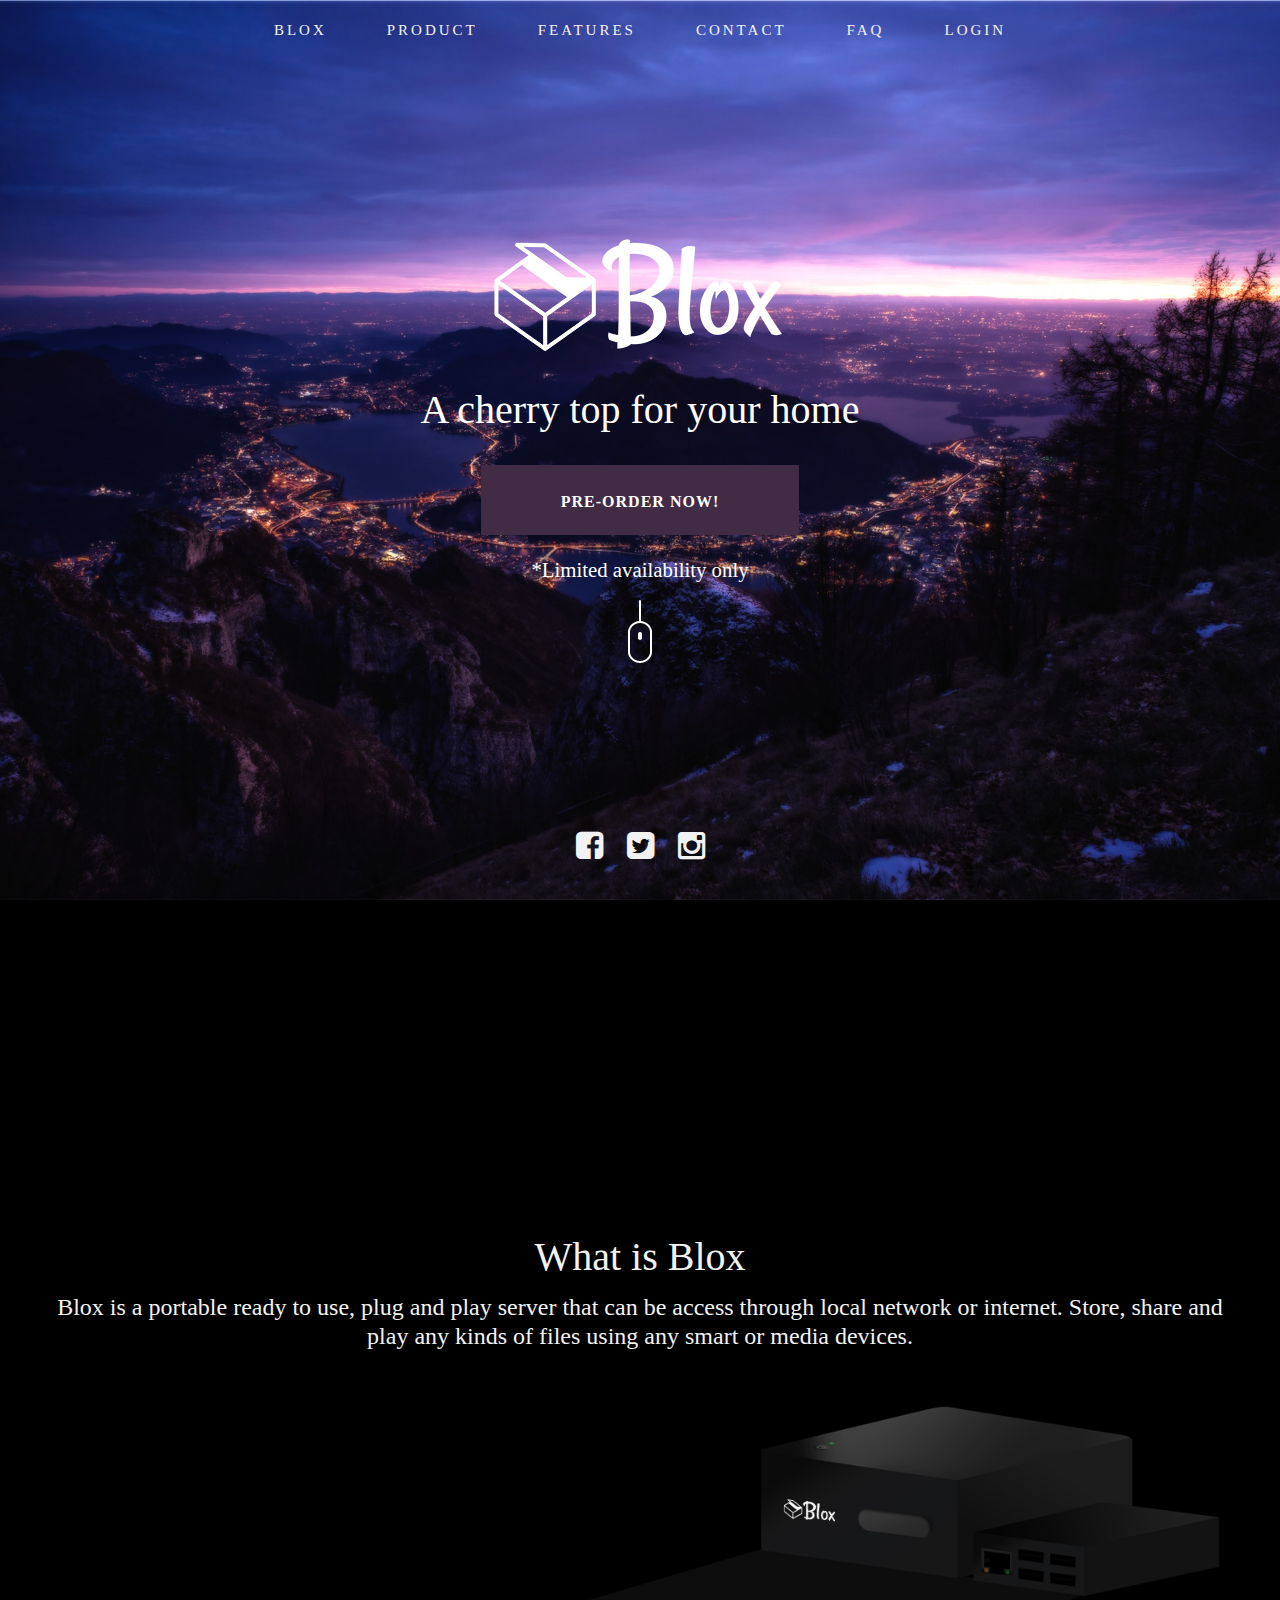
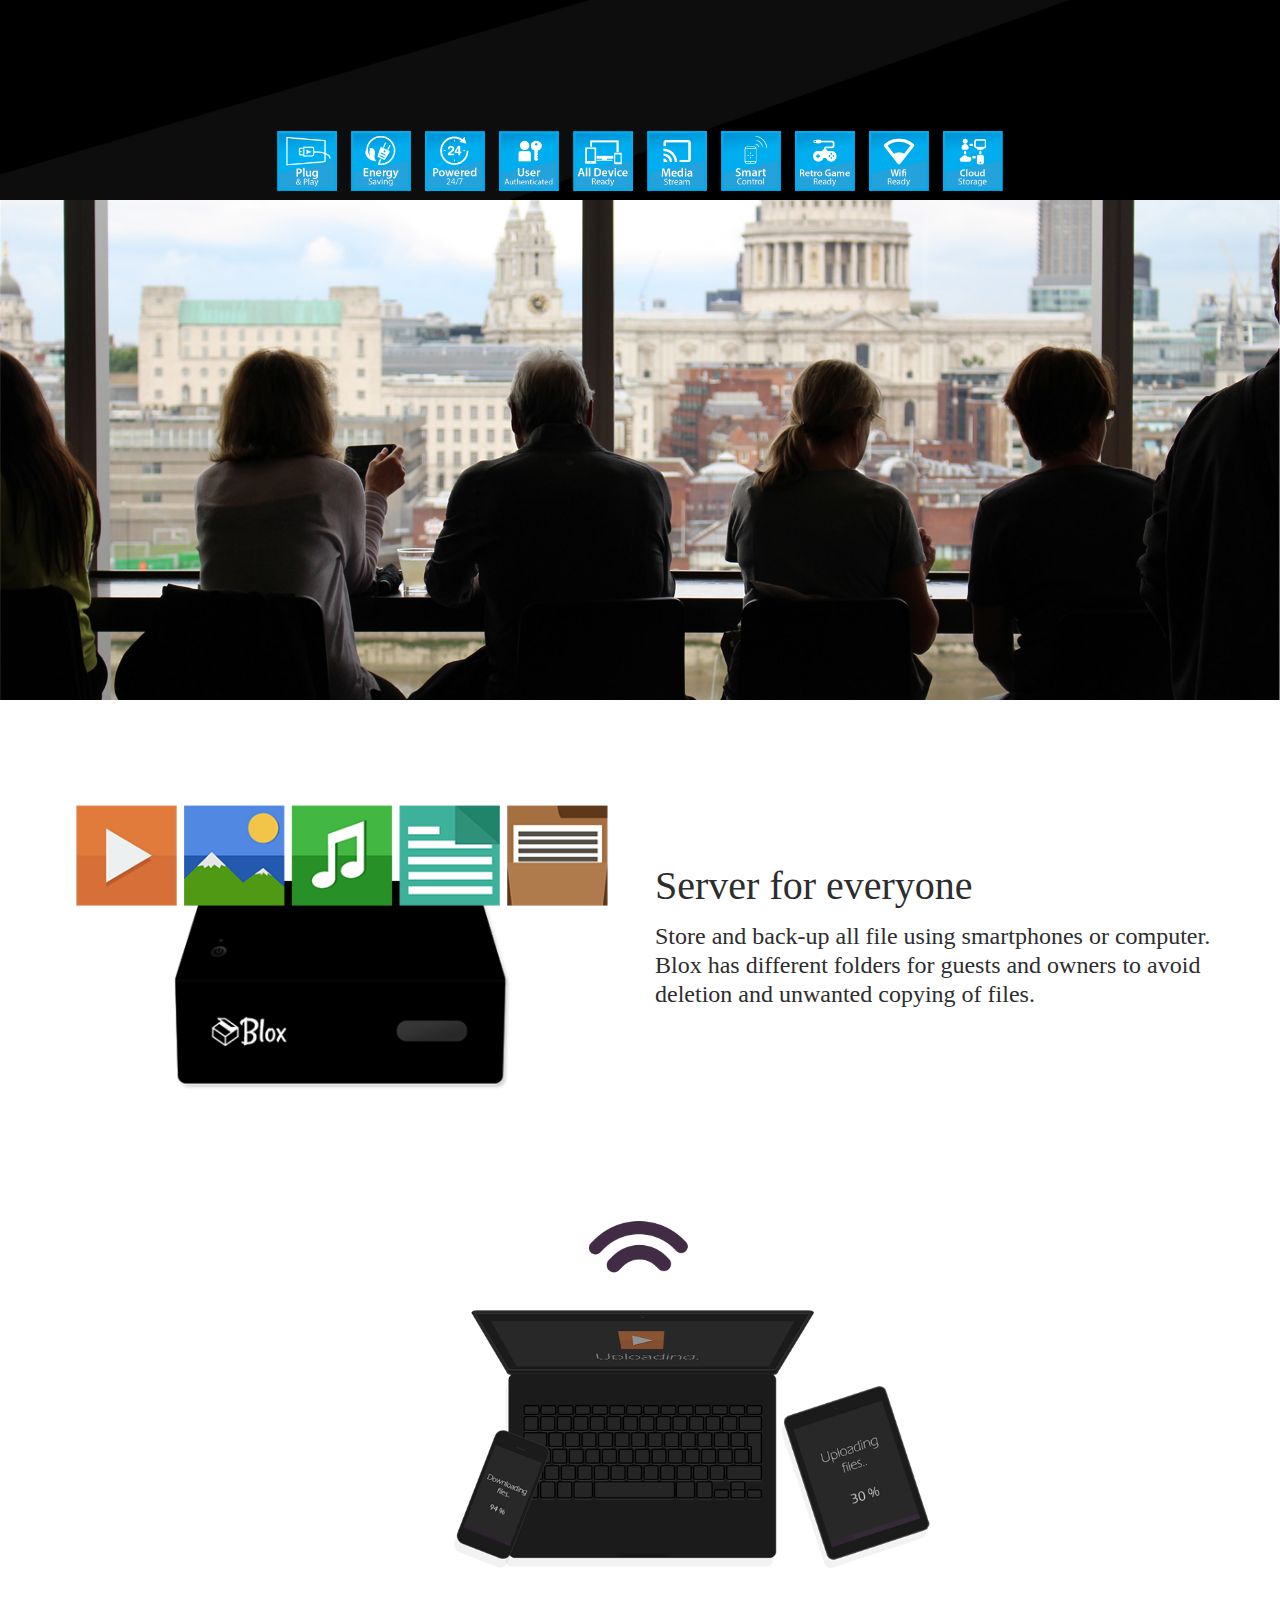
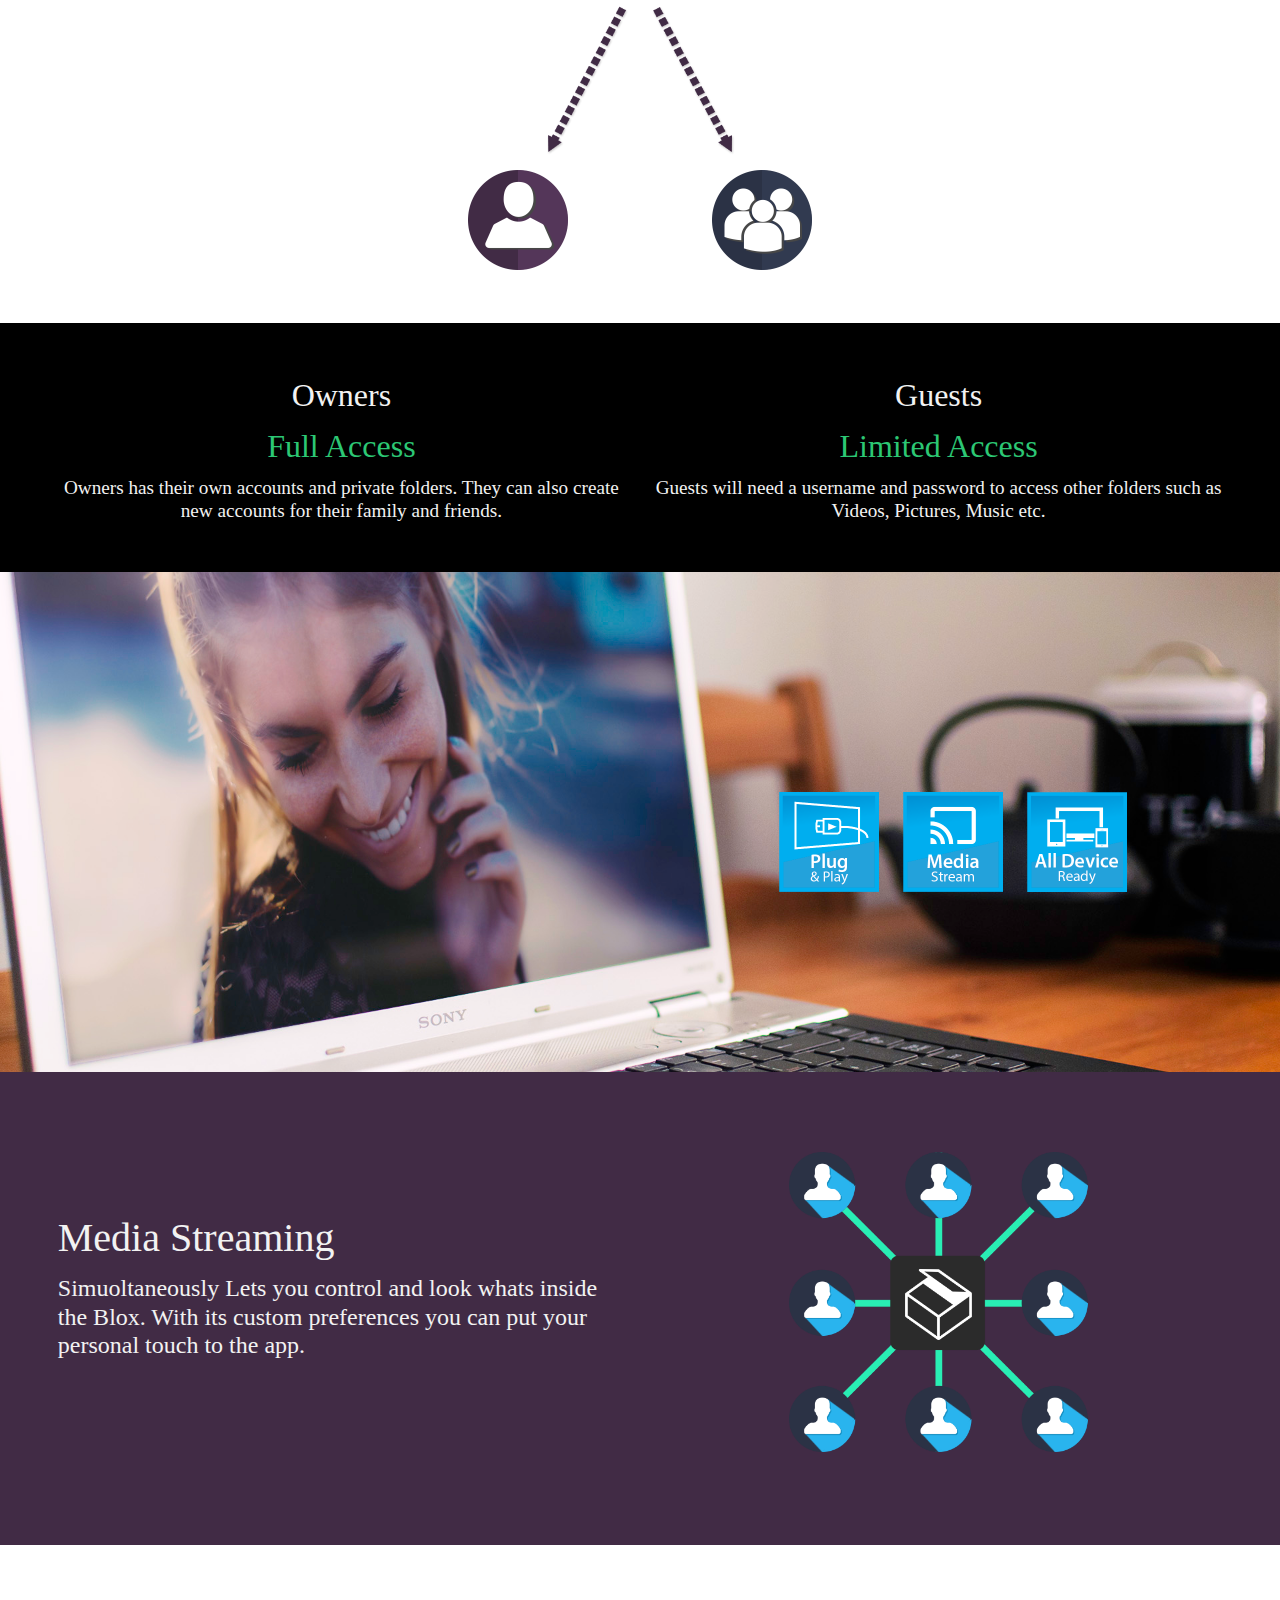
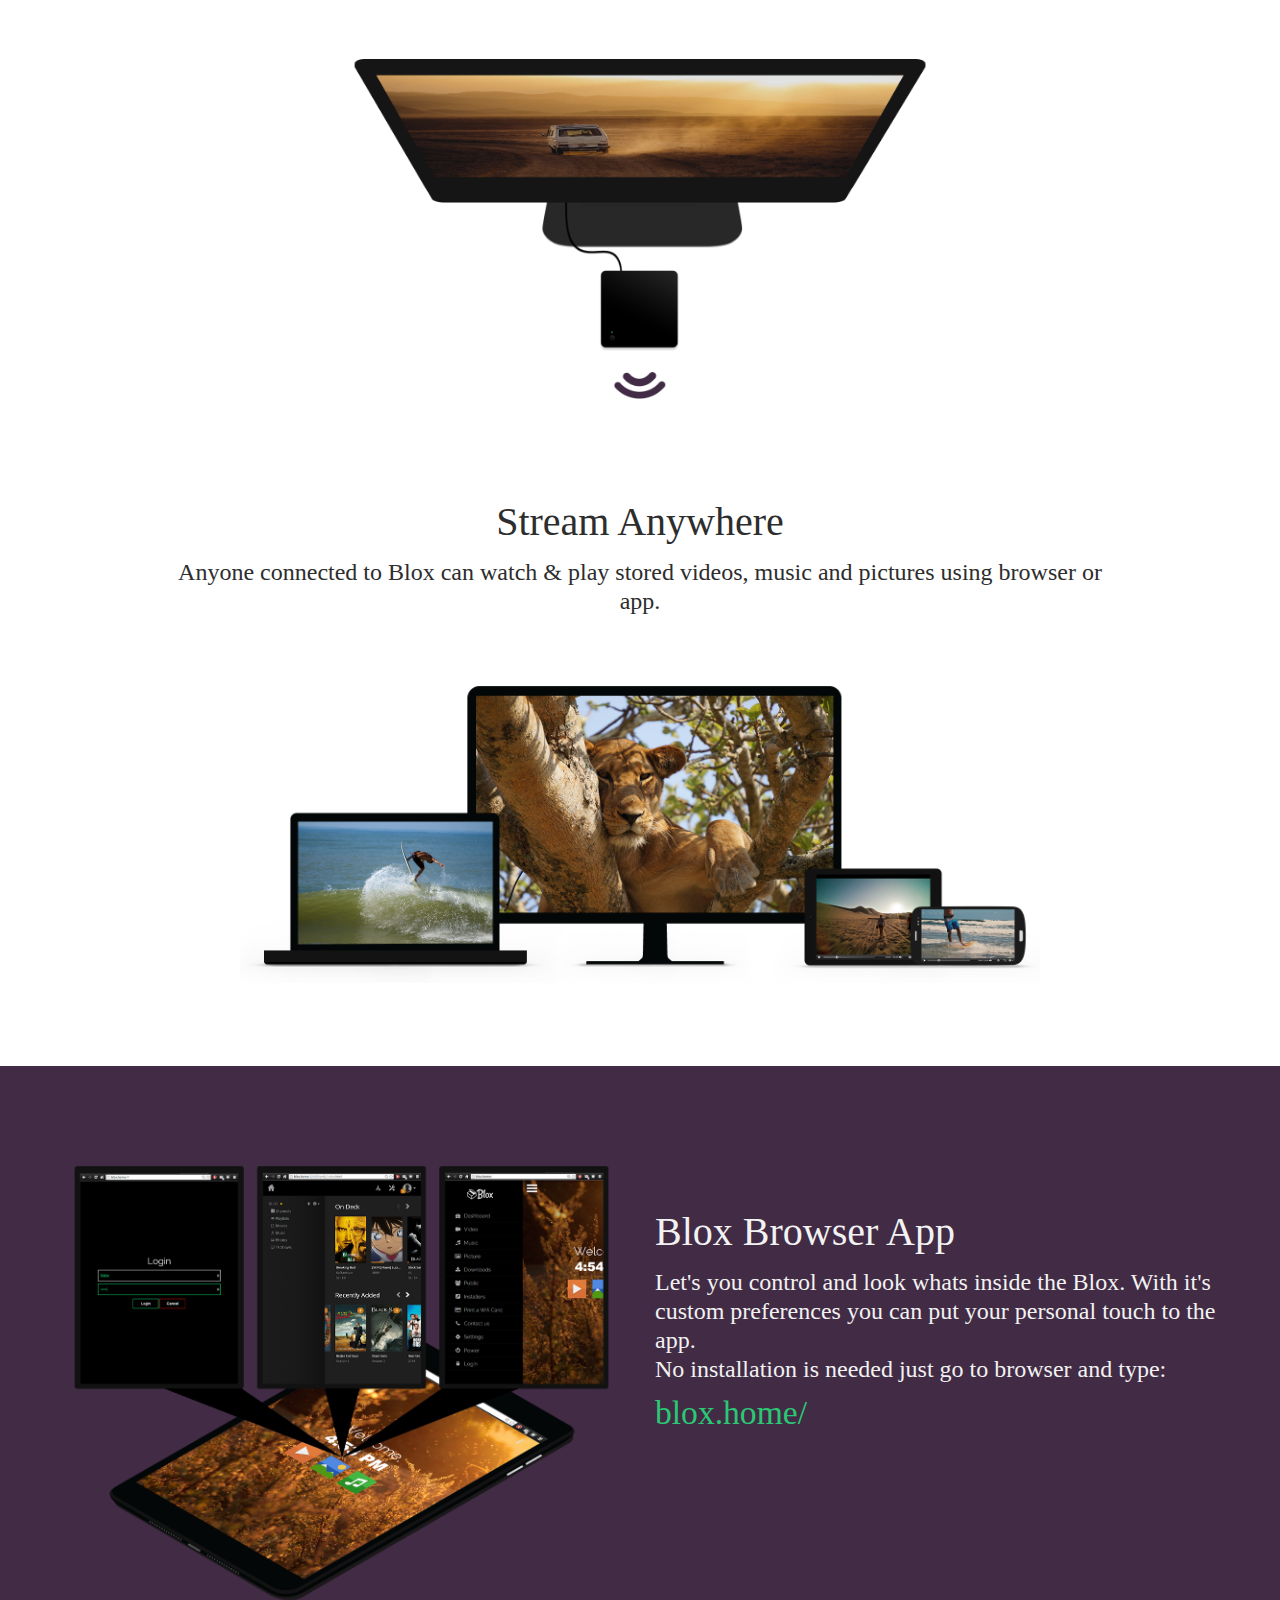
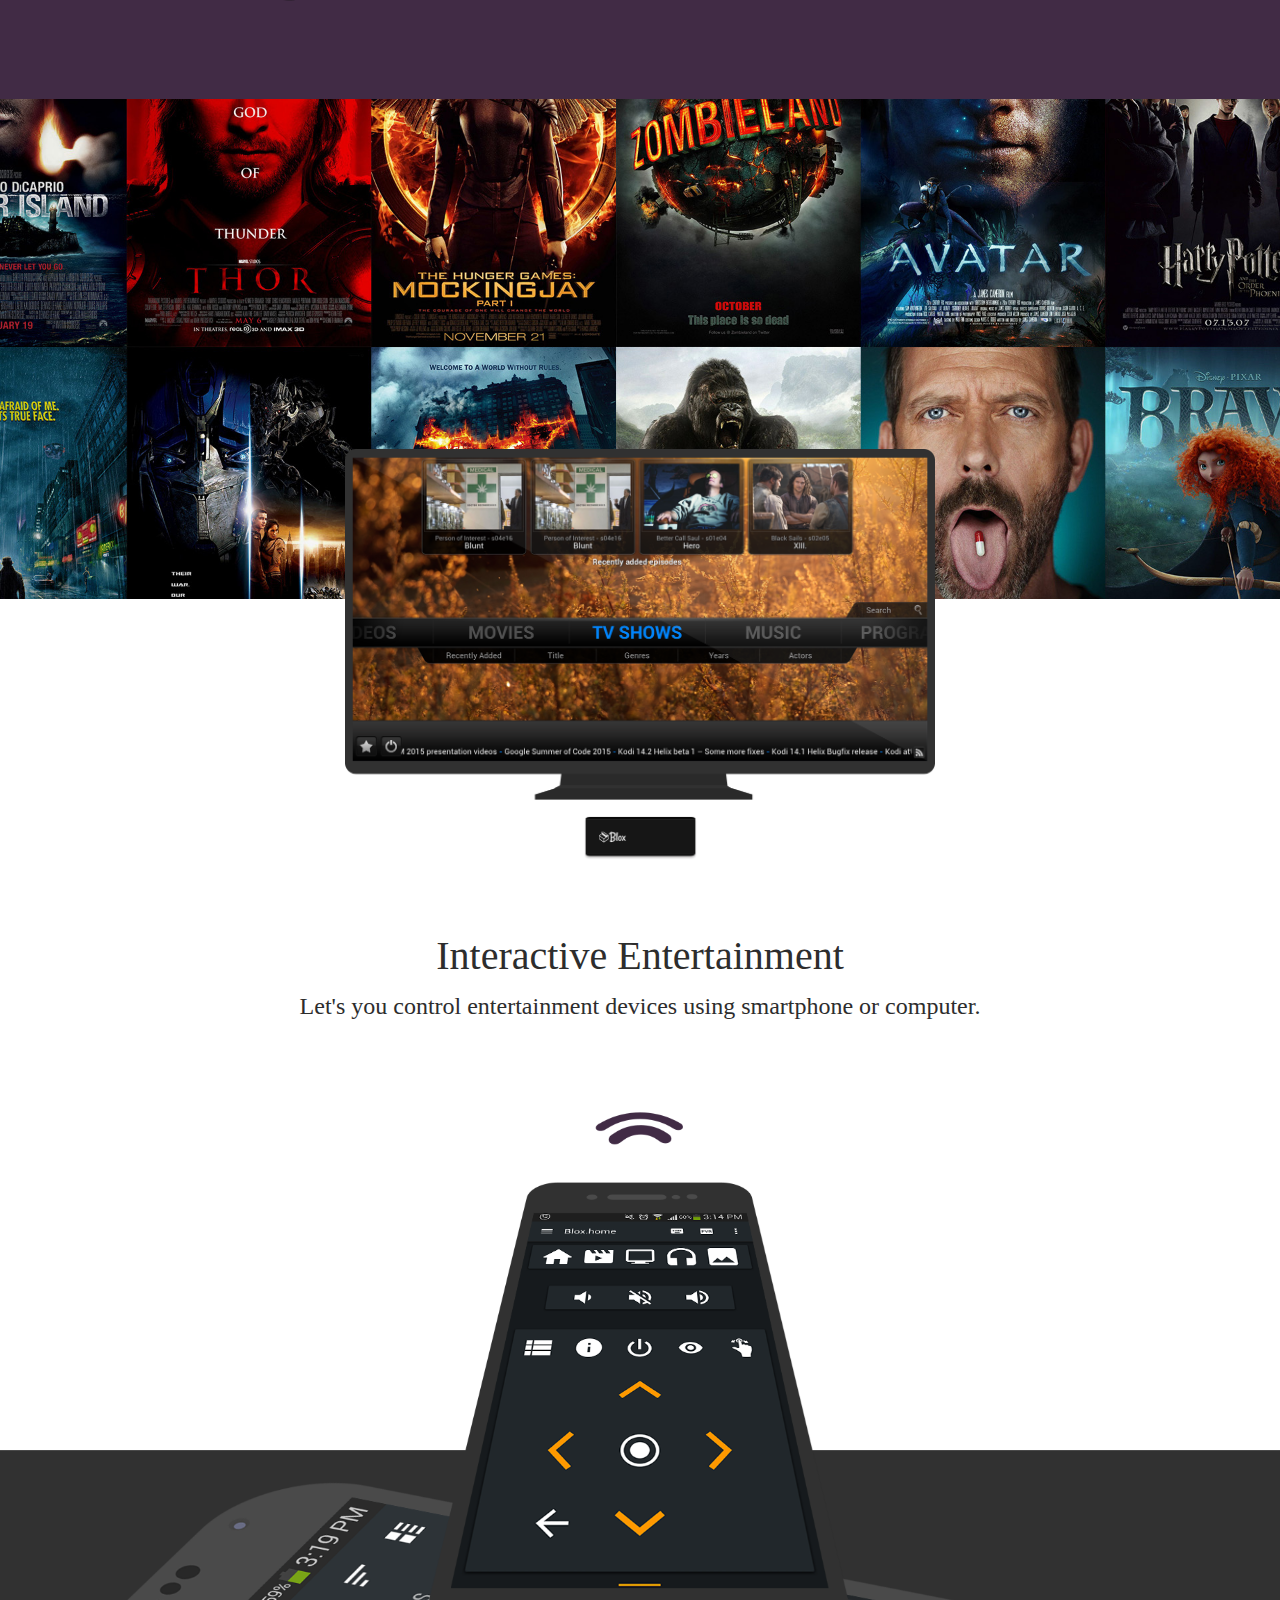
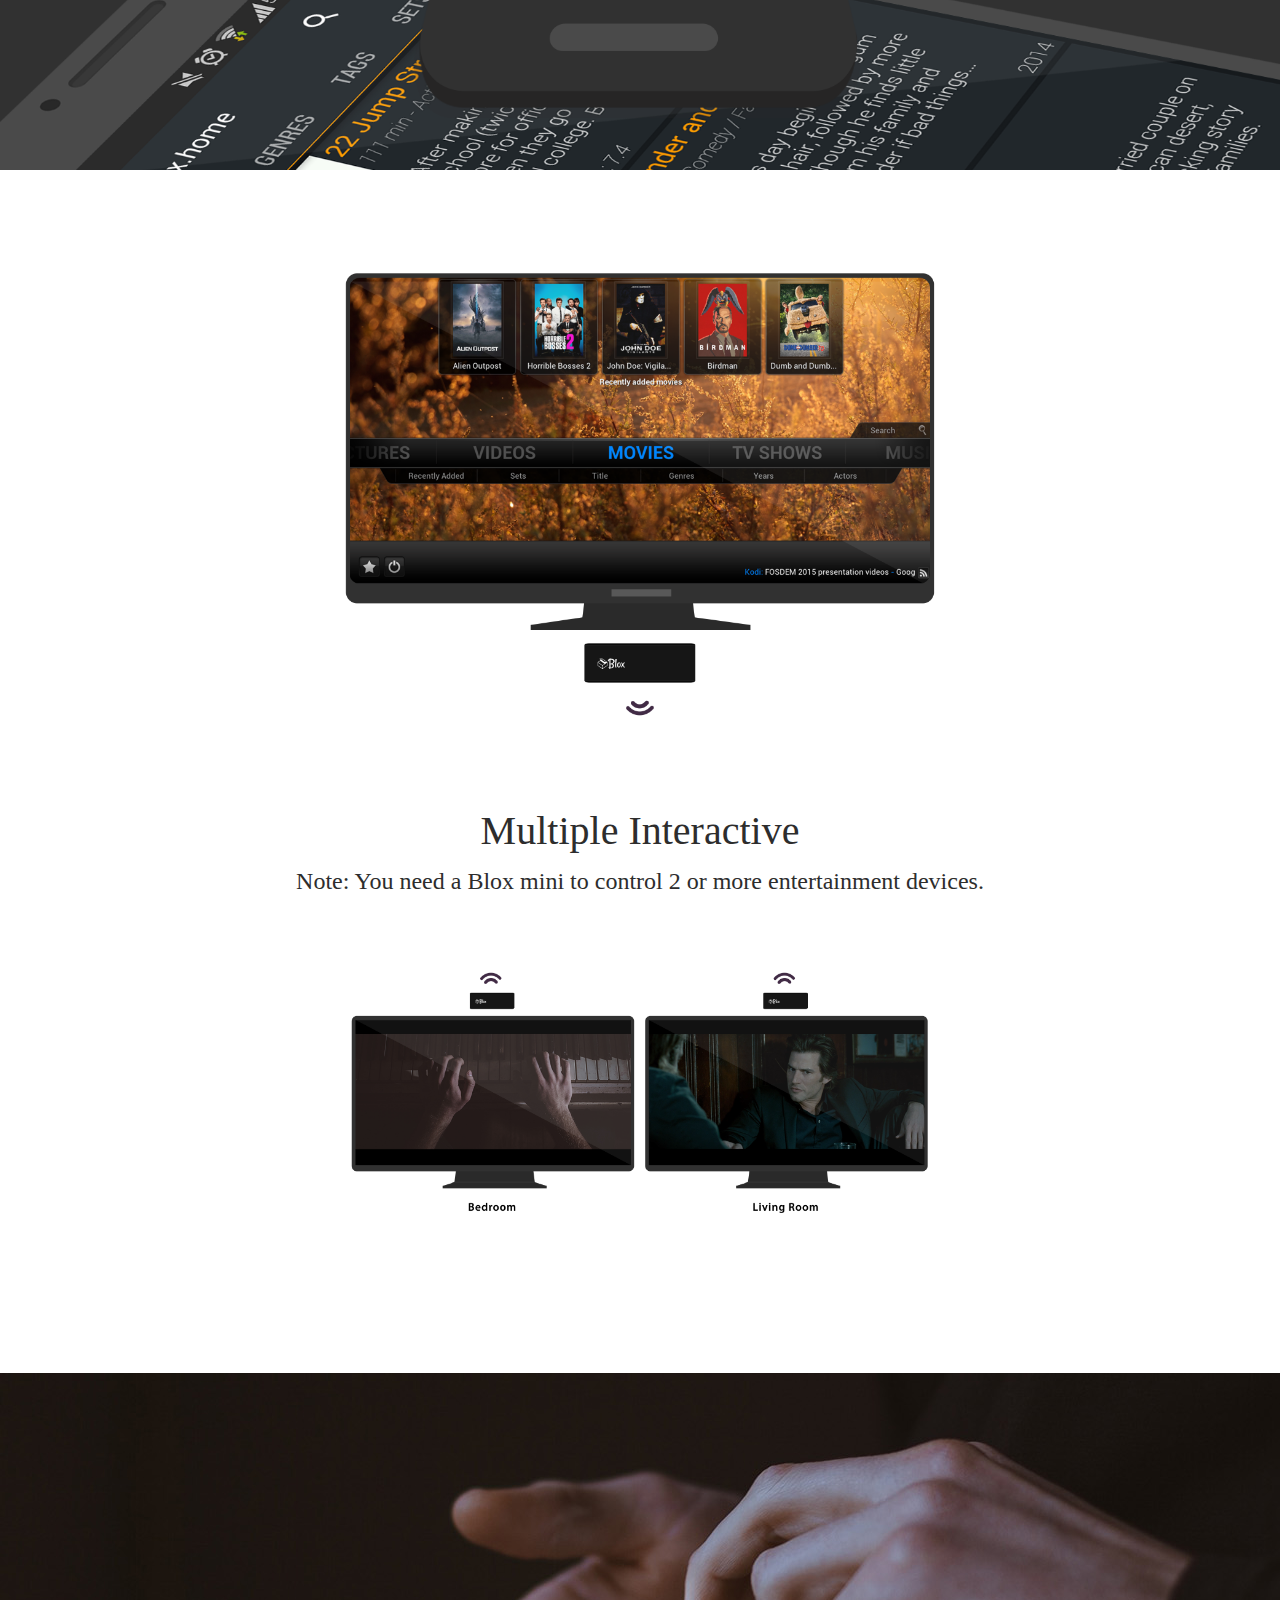
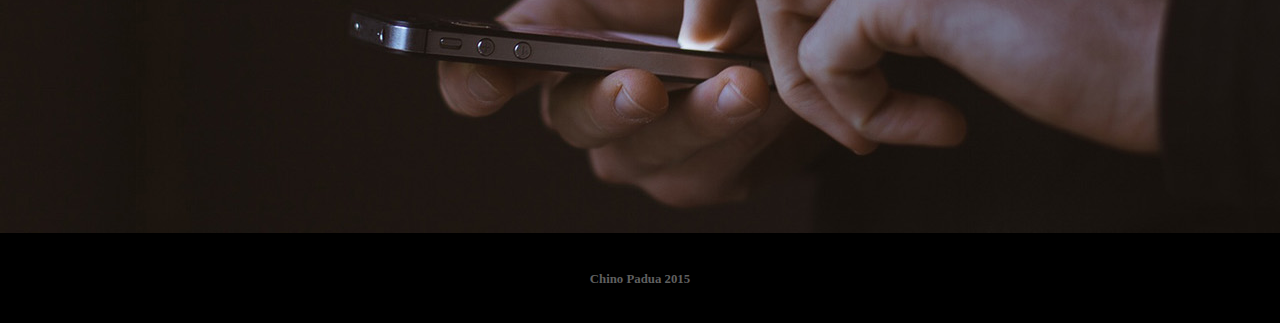
<file: index.html>
<!DOCTYPE html>
<html>
<head>
  <meta charset="utf-8" />
  <meta name="viewport" content="width=device-width, initial-scale=1">

  <title>Blox 2.0</title>

  <link rel="icon" href="static/img/favicon.png"/>
  <link rel="shortcut icon" href="static/img/favicon.png"/>
  
  <!-- Base--> 
  <link rel="stylesheet" href="static/css/chino.css">
  <link rel="stylesheet" href="static/css/style.css"> <!-- Resource style -->
  <script src="static/js/modernizr.js"></script> <!-- Modernizr -->
  <!-- Icons--> 
    <link rel="stylesheet" type="text/css" href="static/font-awesome-4.3.0/css/font-awesome.min.css">
    <!-- Animations--> 
    <link rel="stylesheet" href="static/css/scrolling-nav.css">
    <link rel="stylesheet" href="static/css/animate.min.css">
    <link href="static/font-awesome-4.3.0/css/font-awesome-animation.min.css" rel="stylesheet" type="text/css">

  

</head>
<body>

  <div class="cd-header">
    <nav class="nav-collapse cl-effect-1">
      <ul>
        <li><a href="index.html">Blox</a></li>
        <li><a href="products.html">Product</a></li>
        <li><a href="#0">Features</a></li>
        <li><a href="#0">Contact</a></li>
        <li><a href="#0">FAQ</a></li>
        <li><a href="#0">Login</a></li>
      </ul>
    </nav>
  </div>

  <!-- Landing--> 
  <header class="landing" id="home">
    <div class="landingbody">
          <img src="static/img/blox_logo.png" class="imgmedium wow flipInX" data-wow-delay="0.2s">
          <h1>A cherry top for your home</h1>
          <a href="preorder.html"><button class="btn btn-5 btn-5a icon-cart"><span>Pre-Order now!</span></button></a>
          <p>*Limited availability only</p>
          <a data-scroll data-options='{ "easing": "easeInOutQuad" }' href="#welcome"><img src="static/img/mouse.png" class="margintop20 wow fadeInDown" data-wow-delay="0.2s"></a>
      <div class="landingsocial">
        <a href="https://www.facebook.com/bloxph" target="_blank"><i class="fa fa-facebook-square fa-2x marginlr10"></i></a>
        <a href="https://www.twitter.com/bloxph" target="_blank"><i class="fa fa-twitter-square fa-2x marginlr10"></i></a>
        <a href="http://instagram.com/bloxph/" target="_blank"><i class="fa fa-instagram fa-2x marginlr10"></i></a>  
      </div>
    </div>
  </header> <!-- landing -->

  <div class="body">

    <section id="stickyheader">
        <a data-scroll data-options='{ "easing": "easeInOutQuad" }' href="#home"><img class="wow fadeIn imgxsmall stickyimg" data-wow-delay="0.6s" src="static/img/blox_logo.png"></a>
        <a href="preorder.html"><button class="stickybtn wow fadeIn" data-wow-delay="0.6s"><span>Pre-Order now!</span></button></a>
    </section>

     <section class="whatsblox clearfix" id="welcome">

      <div class="col-sm-12">
        <div class="wrap">
          <div class="bloxtext">
            <h2>What is Blox</h2>
            <p>Blox is a portable ready to use, plug and play server that can be access through local network or internet. Store, share and play any kinds of files using any smart or media devices.</p>
          </div>
        </div>  
      </div> 

      <div class="col-sm-12">
        <div class="wrap">
          <div class="bloxfeatureimg">
            <img src="static/img/Blox icon features-01.png" class="imgxbsmall marginlr5">   
            <img src="static/img/Blox icon features-03.png" class="imgxbsmall marginlr5">
            <img src="static/img/Blox icon features-04.png" class="imgxbsmall marginlr5">
            <img src="static/img/Blox icon features-05.png" class="imgxbsmall marginlr5">
            <img src="static/img/Blox icon features-06.png" class="imgxbsmall marginlr5">
            <img src="static/img/Blox icon features-07.png" class="imgxbsmall marginlr5">   
            <img src="static/img/Blox icon features-08.png" class="imgxbsmall marginlr5">
            <img src="static/img/Blox icon features-09.png" class="imgxbsmall marginlr5">
            <img src="static/img/Blox icon features-10.png" class="imgxbsmall marginlr5">
            <img src="static/img/Blox icon features-11.png" class="imgxbsmall marginlr5">
          </div>
        </div>
      </div>
     </section>
      
    <section class="bgbeforeserver bgfullblack"></section>

    <section class="server clearfix">

      <div class="wrap">
        <div class="col-sm-12">

          <div class="col-sm-6">
            <div class="serverimg">
              <img src="static/img/bloxserver.png" class="imglarge">
            </div>
          </div>  

          <div class="col-sm-6">
            <div class="servertext">
              <h2>Server for everyone</h2>
              <p>Store and back-up all file using smartphones or computer. Blox has different folders for guests and owners to avoid deletion and unwanted copying of files.</p>
            </div> 
          </div>
        </div><!-- //1st -->

        <div class="col-sm-12 serverimg3 margintop100">
          <div class="centerdiv">
            <img src="static/img/copyfiles.png" class="imglarge">
          </div>
          <div class="centerdiv">
            <img src="static/img/arrowleftright.png" class="imgsmall">
          </div>
        </div><!-- //2nd -->

        <div class="col-xs-12">
          <div class="centerdiv">
            <img src="static/img/owner.png" class="imgxsmall ownerimg">   
            <img src="static/img/guests.png" class="imgxsmall guestsimg">
          </div>
        </div><!--// 3rd -->

      </div><!-- //server wrap -->
    </section><!-- //server-->

    <!-- owners & guest-->
    <section class="server2 clearfix">

      <div class="wrap">
        <div class="col-sm-12">
          <div class="col-sm-6 servertext2">
            <h2>Owners</h2>
            <strong>Full Access</strong>
            <p>Owners has their own accounts and private folders. They can also create new accounts for their family and friends.</p>
          </div>

          <div class="col-sm-6 servertext2">
            <h2>Guests</h2>
            <strong>Limited Access</strong>
            <p>Guests  will need a username and password to access other folders such as Videos, Pictures, Music etc.</p>
          </div>
        </div>
      </div>
    </section><!-- //server2-->

    <section class="bgbeforemedia bgfullblack clearfix">

        <div class="col-sm-12">

          <div class="col-sm-6"></div>

          <div class="col-sm-6">
            <div class="mediasfeatureimg centerdiv">
              <img src="static/img/Blox icon features-01.png" class="imgxsmall marginlr10">   
              <img src="static/img/Blox icon features-07.png" class="imgxsmall marginlr10">
              <img src="static/img/Blox icon features-06.png" class="imgxsmall marginlr10">
            </div>
          </div>

        </div>
      
    </section>

    <!-- medias-->
    <section class="medias clearfix">

      <div class="wrap">
        <div class="col-sm-12">
          <div class="col-sm-6">
            <div class="mediatext">
              <h2>Media Streaming</h2>
              <p>Simuoltaneously Lets you control and look whats inside the Blox. With its custom preferences you can put your personal touch to the app.</p>
            </div>
          </div>

          <div class="col-sm-6">
            <div class="mediaimg">
              <img src="static/img/media.png" class="imgmedium">
            </div>
          </div>
        </div>
      </div>
    </section><!--// stream-->
    
    <section class="stream clearfix">

      <div class="wrap">
        <div class="col-sm-12">
          <div class="centerdiv">
            <img src="static/img/mediastop.png" class="imglarge">
          </div>

        <div class="col-sm-12">
          <div class="centerdiv streamtext">
            <h2>Stream Anywhere</h2>
            <p>Anyone connected to Blox can watch & play stored videos, music and pictures using browser or app.</p>
          </div>
        </div>

          <div class="centerdiv">
            <img src="static/img/mediasbot.png" class="imgxlarge">
          </div>
        </div>
      </div>

    </section><!--// stream-->

    <!-- browser-->
    <section class="browser clearfix">

      <div class="wrap">
        <div class="col-md-12">
          <div class="col-md-6">
            <div class="centerdiv">
              <img src="static/img/browserapp.png" class="imgxlarge">
            </div>
          </div>

          <div class="col-md-6">
            <div class="browsertext">
              <h2>Blox Browser App</h2>
              <p>Let's you control and look whats inside the Blox. With it's custom preferences you can put your personal touch to the app.</p>
              <p>No installation is needed just go to browser and type: <strong>blox.home/</strong></p>
            </div>
          </div>
        </div>
      </div>
    </section><!--// browser-->

    <section class="bgbeforinteactive bgwhite clearfix"></section>

    <!-- Interactive -->
    <section class="interactive bgwhite clearfix">
      <div class="col-sm-12">
        <div class="centerdiv">
          <img src="static/img/interact1.png" class="imglarge">
        </div>
      </div>
      
      <div class="col-sm-12">
        <div class="centerdiv streamtext">
          <h2>Interactive Entertainment</h2>
          <p>Let's you control entertainment devices using smartphone or computer.</p>
        </div>
      </div>

    </section>

    <div class="interactbgphone bgwhite clearfix"></div>

    <!-- Interactive2 -->
    <section class="interactive2 clearfix">
      <div class="col-sm-12">
        <div class="centerdiv">
          <img src="static/img/interact2top.png" class="imglarge">
        </div>
      </div>
      
      <div class="col-sm-12">
        <div class="centerdiv streamtext">
          <h2>Multiple Interactive</h2>
          <p>Note: You need a Blox mini to control 2 or more entertainment devices.</p>
        </div>
      </div>

      <div class="col-sm-12">
        <div class="centerdiv">
          <img src="static/img/interact2.png" class="imglarge">
        </div>
      </div>

    </section>

    <div class="interactbgphone2 bgfullblack clearfix"></div>

  


  </div><!-- body wrap -->

  <footer class="footer">
     <div class="footerinside centerdiv">
      <p>Chino Padua 2015</p>
    </div>
  </footer>    
  
  <!--<script src="static/js/sscr.min.js"></script>-->
  <script src="static/js/jquery-1.11.2.min.js"></script>
  <script src="static/js/main.js"></script> <!-- Resource jQuery -->
  <script src="static/js/classie.js"></script>
  <script src="static/js/responsive-nav.js"></script>
  <script src="static/js/jquery.easing.min.js"></script>
    <script src="static/js/wow.min.js"></script>
    <script>
      new WOW().init();
    </script>
    <script>
      var navigation = responsiveNav(".nav-collapse", { 
        insert: "after", });
    </script>
    <script>
      window.sr = new scrollReveal();
    </script>
    <script src='static/js/smooth-scroll.js'></script>
  <script>
      smoothScroll.init();
  </script>
  <script src='static/js/jquery.sticky.js'></script>
  <script>
    $("#stickyheader").sticky();
  </script>
</body>
</html>
</file>
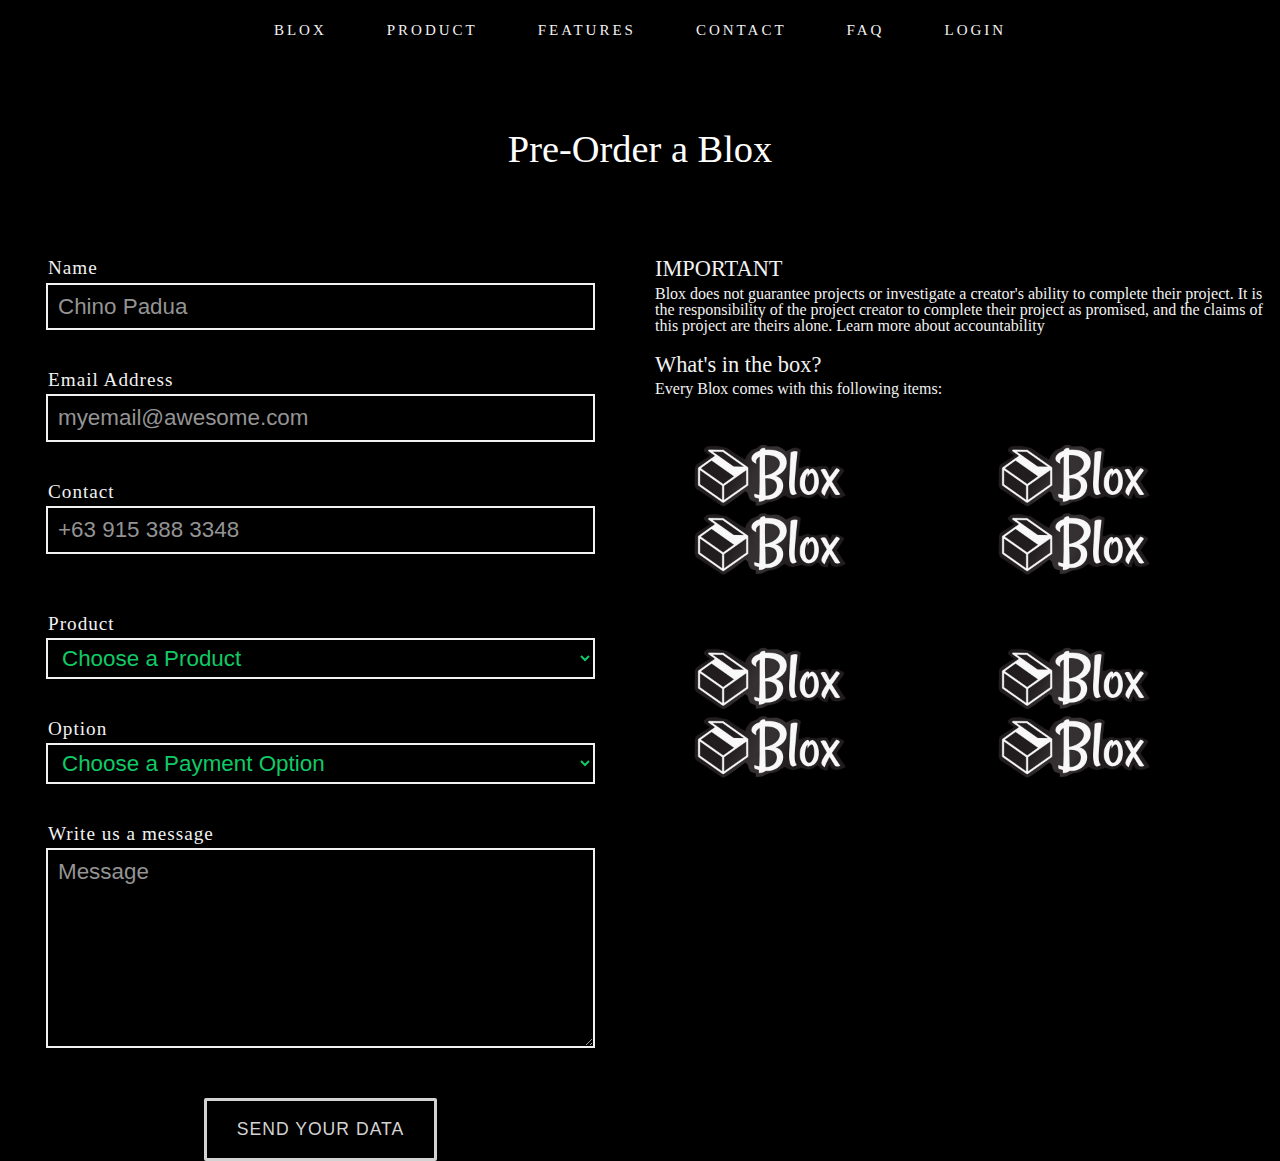
<file: preorder.html>
<!doctype html>
<html lang="en" class="no-js">
<head>
	<meta charset="UTF-8">
	<meta name="viewport" content="width=device-width, initial-scale=1">
	<!-- Base--> 
	<link rel="stylesheet" href="static/css/chino.css"> 
	<link rel="stylesheet" href="static/css/reset.css"> <!-- CSS reset -->
	<link rel="stylesheet" href="static/css/style.css"> <!-- Resource style -->
	<script src="static/js/modernizr.js"></script> <!-- Modernizr -->
	<!-- Icons--> 
    <link rel="stylesheet" type="text/css" href="static/font-awesome-4.3.0/css/font-awesome.min.css">
    <!-- Animations--> 
    <link rel="stylesheet" href="static/css/scrolling-nav.css">
    <link rel="stylesheet" href="static/css/animate.min.css">
    <link href="static/font-awesome-4.3.0/css/font-awesome-animation.min.css" rel="stylesheet" type="text/css">
  	
	<title>Blox 2015</title>
</head>
<body>
	<header class="cd-header">
		<nav class="nav-collapse cl-effect-1">
			<ul>
				<!-- inser more links here -->
				<li><a href="index.html">Blox</a></li>
				<li><a href="products.html">Product</a></li>
				<li><a href="#0">Features</a></li>
				<li><a href="#0">Contact</a></li>
				<li><a href="#0">FAQ</a></li>
				<li><a href="#0">Login</a></li>
			</ul>
		</nav> <!-- cd-main-nav -->
	</header>
		
			<div class="component">
				<div class="preorder">
					<h2>Pre-Order a Blox</h2>

					<div class="row">
						<div class="col-sm-6">
								<div class="main">
									<form class="cbp-mc-form">
										<div class="cbp-mc-column">
											<label for="first_name">Name</label>
										  	<input type="text" id="first_name" name="name" placeholder="Chino Padua" required>
										  	<label for="email">Email Address</label>
										  	<input type="email" id="email" name="email" placeholder="myemail@awesome.com"required>
										  	<label for="email">Contact</label>
										  	<input type="text" id="contact" name="contact" placeholder="+63 915 388 3348" required>
										</div>
										  		
										<div class="cbp-mc-column">
										  	<label>Product</label>
										  	<select name="product"required>
										  		<option>Choose a Product</option>
										  		<option>Blox Envy</option>
										  		<option>Blox Greed</option>
										  		<option>Raspberry Pi</option>
										  		<option>Blox Custom</option>
										  	</select>

										<div>
											<label>Option</label>
										  	<select name="paymentoption"required>
										  		<option>Choose a Payment Option</option>
										  		<option>LBC</option>
										  		<option>Bank Deposit</option>
										  		<option>Paypal</option>
										  		<option>Cebuana Lhuillier</option>
										  	</select>
										</div>  	
										  					
										  	<label for="comments">Write us a message</label>
										  	<textarea id="message" name="message" placeholder="Message"required></textarea>	
										</div>
										<div class="cbp-mc-submit-wrap"><input class="cbp-mc-submit" type="submit" value="Send your data" /></div>
									</form>
								</div>
							</div>
						</div>

						<div class="col-sm-6 margintop40">
							<p class="preordertitle">IMPORTANT</P>
							<p>Blox does not guarantee projects or investigate a creator's ability to complete their project. It is the responsibility of the project creator to complete their project as promised, and the claims of this project are theirs alone.
							Learn more about accountability</p>
							<p class="preordertitle2">What's in the box?</p>
							<p>Every Blox comes with this following items:</p>
							
							
							<div class="row">
								<div class="col-xs-6">
									<img src="static/img/sticker.png" class="imgsmall">
								</div>
								<div class="col-xs-6">
									<img src="static/img/sticker.png" class="imgsmall">
								</div>
							</div>

							<div class="row">
								<div class="col-xs-6">
									<img src="static/img/sticker.png" class="imgsmall">
								</div>
								<div class="col-xs-6">
									<img src="static/img/sticker.png" class="imgsmall">
								</div>
							</div>

						</div>
					</div>
				</div>	
			</div><!-- /container -->

		
	<script src="static/js/main.js"></script> <!-- Resource jQuery -->
	<script src="static/js/classie.js"></script>
	<script src="static/js/responsive-nav.js"></script>
	<script src="static/js/jquery.easing.min.js"></script>
  	<script src="static/js/wow.min.js"></script>
  	<script>
   		new WOW().init();
  	</script>
  	<script>
      var navigation = responsiveNav(".nav-collapse", { 
        insert: "after", });
    </script>
    <script>
      window.sr = new scrollReveal();
    </script>
    <script src='static/js/smooth-scroll.js'></script>
	<script>
    	smoothScroll.init();
	</script>
</body>
</html>
</file>
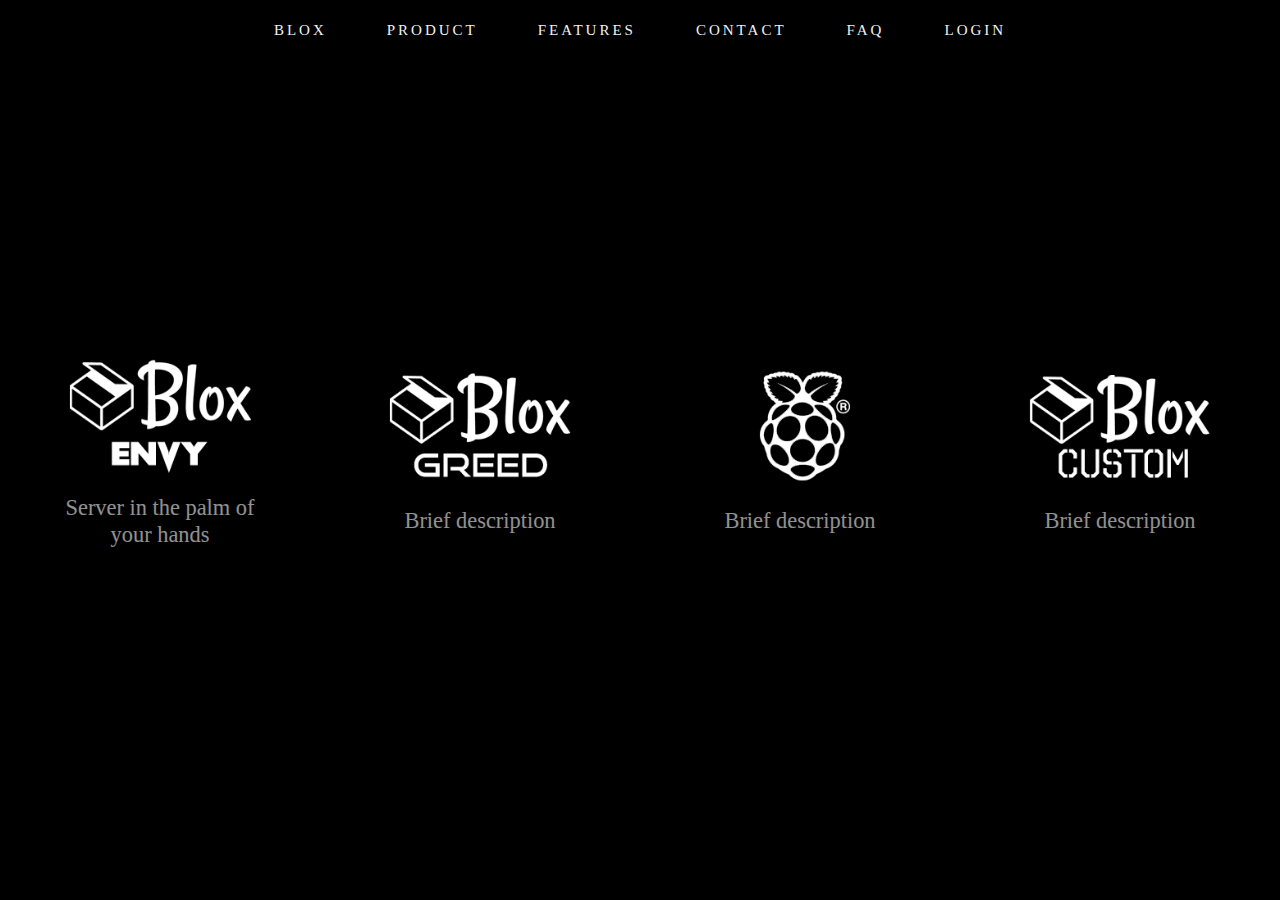
<file: products.html>
<!doctype html>
<html lang="en" class="no-js">
<head>
	<meta charset="UTF-8">
	<meta name="viewport" content="width=device-width, initial-scale=1">

	<link rel="icon" href="static/img/favicon.png"/>
  	<link rel="shortcut icon" href="static/img/favicon.png"/>

	<link rel="stylesheet" href="static/css/chino.css"> 
	<link rel="stylesheet" href="static/css/reset.css"> <!-- CSS reset -->
	<link rel="stylesheet" href="static/css/style.css"> <!-- Resource style -->
	<!-- Icons--> 
    <link rel="stylesheet" type="text/css" href="static/font-awesome-4.3.0/css/font-awesome.min.css">
    <!-- Animations--> 
    <link rel="stylesheet" href="static/css/scrolling-nav.css">
    <link rel="stylesheet" href="static/css/animate.min.css">
    <link href="static/font-awesome-4.3.0/css/font-awesome-animation.min.css" rel="stylesheet" type="text/css">
    <script src="static/js/modernizr.js"></script> <!-- Modernizr -->
  	
	<title>Products</title>
</head>
<body>
	<header class="cd-header">
		<nav class="nav-collapse cl-effect-1">
			<ul>
				<!-- inser more links here -->
				<li><a href="index.html">Blox</a></li>
				<li><a href="products.html">Product</a></li>
				<li><a href="#0">Features</a></li>
				<li><a href="#0">Contact</a></li>
				<li><a href="#0">FAQ</a></li>
				<li><a href="#0">Login</a></li>
			</ul>
		</nav> <!-- cd-main-nav -->
	</header>
	<div class="projects-container">
		<ul>
			<li class="cd-single-project">
				<div class="cd-title">
					<img src="static/img/envy.png" class="imgsmall">
					<p>Server in the palm of your hands</p>
				</div> <!-- .cd-title -->

				<div class="cd-project-info">
					<div class="productfeatures">
						<img src="static/img/Blox icon features-01.png" class="imgxxsmall">
						<img src="static/img/Blox icon features-03.png" class="imgxxsmall">
						<img src="static/img/Blox icon features-04.png" class="imgxxsmall">
						<img src="static/img/Blox icon features-05.png" class="imgxxsmall">
						<img src="static/img/Blox icon features-06.png" class="imgxxsmall">
						<img src="static/img/Blox icon features-07.png" class="imgxxsmall">
						<img src="static/img/Blox icon features-08.png" class="imgxxsmall">
						<img src="static/img/Blox icon features-10.png" class="imgxxsmall">
						<img src="static/img/Blox icon features-11.png" class="imgxxsmall">
					</div>
					<section class="sec bgwhite margintop80">
				 	<!--Lightweight--> 
						<div class="col-md-12">
						  	<div class="col-md-6 maxouttoleft">
						    	<img class="imglarge" src="static/img/envyfloat.png">
						    	<img class="imglarge" src="static/img/hand.png">
						    </div>

						    <div class="col-md-6">
						    	<div class="textproduct">
						        	<p><span>Impossibly Light</span></p>
						        	<p><em>Blox Envy is designed and engineered to fit both form and function. With a 4 x 4 inch small and light profile weighing only 2.4 pounds. You will think it's just a singing box.</em></p>
						    	</div> 
						    </div>   
						</div>
					</section><!--//Lightweight--> 
					<!--Portable--> 
					<section class="bgpic bgblack">
						<div class="col-md-12">
							<div class="col-md-6">
								<div class="bgpictext">
		    						<p><span>Portable</span></p>
								    <p><em>Bring it anywhere. Every detail is sleek, slim, and light, all the way down to the compact power supply. Plug it in on your car inverter use it on-the-go.</em></p>
								   </div>
							</div> 
						</div>	   
  					</section>

					<!--Download App-->
  					<section class="bgaddon">
				 	 	<div class="bgaddontext">
							<p><span>Download add-ons</span></p>
							<p><em>If you have an internet you can watch hit shows, movies, music and online videos. You dont need to search from the internet it automaticaly gives you all the tv-show series, subtitles and more.</em></p>
						</div>    	
					</section><!--//Download App--> 

					<!--Storage--> 
  					<section class="bgstorage bgblack">
						<div class="col-md-12">
							<div class="col-md-6 centerdiv">
								<div class="storageimg">
									<img class="imgmedium" src="static/img/storagecap.png">
								</div>
							</div>
							<div class="col-md-6">
								<div class="bgstoragetext">
		    						<p><span>Large Storage Capacity</span></p>
								    <p><em>Wirelessly save and share all your files using smartphone or pc. Now you can store all the files you want. Your USB can still be useful just plug it in to Blox and wirelessly view all its files. </em></p>
								</div>
							</div>  
						</div>	   
  					</section>

  					<!--Specs--> 
  					<section class="bgspecs bgblack">
						<div class="col-md-12">
							<div class="col-md-6">
							</div>
							<div class="col-md-6">
								<div class="bgspecstext">
		    						<p><span>Blox Envy Specifications</span></p>
		    						<div class="col-sm-4">
		    							<p class="spectitle">OS</p>
		    							<ul>
		    								<li> • Ubuntu</li>
		    							</ul>

		    							<p class="spectitle">Chipset</p>
		    							<ul>
		    								<li> • Processor: Intel® Celeron® processor N2820</li>
		    								<li> • Graphics: Intel® HD Graphics (up to 756 MHz)</li>
		    							</ul>

		    							<p class="spectitle">Memory</p>
		    							<ul>
		    								<li> • 4GB RAM</li>
		    								<li> • 1TB / 2TB / 4TB of Storage</li>
		    							</ul>

		    							<p class="spectitle">Connectivity</p>
		    							<ul>
		    								<li> • Gigabit Ethernet</li>
		    								<li> • Intel® Wireless-N 7260BN</li>
		    								<li> • Bluetooth* 4.0</li>
		    							</ul>
								    </div>

								    <div class="col-sm-4">
								    	<p class="spectitle">Ports</p>
		    							<ul>
		    								<li> • HDMI 1.4 output</li>
		    								<li> • 1 x USB 3.0</li>
		    								<li> • 2 x USB 2.0</li>
		    								<li> • IR sensor</li>
		    								<li> • 12v DC Power</li>
		    							</ul>

		    							<p class="spectitle">Dimensions</p>
		    							<ul>
		    								<li> • 4" x 4" x 2"</li>
		    							</ul>

		    							<p class="spectitle">Requirments</p>
		    							<ul>
		    								<li> • TV with HDMI input</li>
		    								<li> • HDMI cable</li>
		    								<li> • Router / Pocket Wi-Fi</li>
		    								<li> • Internet connectivity (Optional)</li>
		    								<li> • HDMI converter (If needed)</li>
		    							</ul>
		    						</div>   
								</div>
							</div>  
						</div>	   
  					</section>

  					<!--Download App-->
  					<section class="bgpreordernow">
				 	 	<div class="bgaddontext">
				 	 		<div class="col-md-12">
				 	 			<div class="col-md-4 footerlogoproduct">
				 	 				<img src="static/img/blox_logo.png" class="imgxsmall">
				 	 			</div>
				 	 			<div class="col-md-4">
				 	 				<a href="preorder.html"><button class="btn btn-5 btn-5a icon-cart"><span>Pre-Order now!</span></button></a>
				 	 			</div>
				 	 			<div class="col-md-4">
				 	 				<a href="preorder.html"><button class="btn btn-5 btn-5a icon-book"><span>Learn more</span></button></a>
				 	 			</div>
				 	 		</div>
							<p><em>Blox 2015</em></p>
						</div>    	
					</section><!--//Download App-->

  					
					
				</div> <!-- .cd-project-info -->
			</li>

			<li class="cd-single-project">
				<div class="cd-title">
					<img src="static/img/greed.png" class="imgsmall">
					<p>Brief description</p>
				</div> <!-- .cd-title -->

				<div class="cd-project-info">
					<p>
						Lorem ipsum dolor sit amet, consectetur adipisicing elit. Minima, quod dicta aliquid nemo repellendus distinctio minus dolor aperiam suscipit, ea enim accusantium, deleniti qui sequi sint nihil modi amet eligendi, quidem animi error labore voluptatibus sed. Qui magnam labore, iusto nostrum. Praesentium non, impedit accusantium consequatur officia architecto, mollitia placeat aperiam tenetur pariatur voluptatibus corrupti vitae deserunt! Nostrum non mollitia deserunt ipsam. Sunt quaerat natus cupiditate iure ipsa voluptatibus recusandae ratione vitae amet distinctio, voluptas, minus vero expedita ea fugit similique sit cumque ad id facere? Ab quas, odio neque quis ratione. Natus labore sit esse, porro placeat eum hic.
						Lorem ipsum dolor sit amet, consectetur adipisicing elit. Minima, quod dicta aliquid nemo repellendus distinctio minus dolor aperiam suscipit, ea enim accusantium, deleniti qui sequi sint nihil modi amet eligendi, quidem animi error labore voluptatibus sed. Qui magnam labore, iusto nostrum. Praesentium non, impedit accusantium consequatur officia architecto, mollitia placeat aperiam tenetur pariatur voluptatibus corrupti vitae deserunt! Nostrum non mollitia deserunt ipsam. Sunt quaerat natus cupiditate iure ipsa voluptatibus recusandae ratione vitae amet distinctio, voluptas, minus vero expedita ea fugit similique sit cumque ad id facere? Ab quas, odio neque quis ratione. Natus labore sit esse, porro placeat eum hic.
						Lorem ipsum dolor sit amet, consectetur adipisicing elit. Minima, quod dicta aliquid nemo repellendus distinctio minus dolor aperiam suscipit, ea enim accusantium, deleniti qui sequi sint nihil modi amet eligendi, quidem animi error labore voluptatibus sed. Qui magnam labore, iusto nostrum. Praesentium non, impedit accusantium consequatur officia architecto, mollitia placeat aperiam tenetur pariatur voluptatibus corrupti vitae deserunt! Nostrum non mollitia deserunt ipsam. Sunt quaerat natus cupiditate iure ipsa voluptatibus recusandae ratione vitae amet distinctio, voluptas, minus vero expedita ea fugit similique sit cumque ad id facere? Ab quas, odio neque quis ratione. Natus labore sit esse, porro placeat eum hic.
						Lorem ipsum dolor sit amet, consectetur adipisicing elit. Minima, quod dicta aliquid nemo repellendus distinctio minus dolor aperiam suscipit, ea enim accusantium, deleniti qui sequi sint nihil modi amet eligendi, quidem animi error labore voluptatibus sed. Qui magnam labore, iusto nostrum. Praesentium non, impedit accusantium consequatur officia architecto, mollitia placeat aperiam tenetur pariatur voluptatibus corrupti vitae deserunt! Nostrum non mollitia deserunt ipsam. Sunt quaerat natus cupiditate iure ipsa voluptatibus recusandae ratione vitae amet distinctio, voluptas, minus vero expedita ea fugit similique sit cumque ad id facere? Ab quas, odio neque quis ratione. Natus labore sit esse, porro placeat eum hic.
					</p>
				</div> <!-- .cd-project-info -->
			</li>

			<li class="cd-single-project">
				<div class="cd-title">
					<img src="static/img/berry.png" class="imgsmall">
					<p>Brief description</p>
				</div> <!-- .cd-title -->

				<div class="cd-project-info">
					<p>
						Lorem ipsum dolor sit amet, consectetur adipisicing elit. Minima, quod dicta aliquid nemo repellendus distinctio minus dolor aperiam suscipit, ea enim accusantium, deleniti qui sequi sint nihil modi amet eligendi, quidem animi error labore voluptatibus sed. Qui magnam labore, iusto nostrum. Praesentium non, impedit accusantium consequatur officia architecto, mollitia placeat aperiam tenetur pariatur voluptatibus corrupti vitae deserunt! Nostrum non mollitia deserunt ipsam. Sunt quaerat natus cupiditate iure ipsa voluptatibus recusandae ratione vitae amet distinctio, voluptas, minus vero expedita ea fugit similique sit cumque ad id facere? Ab quas, odio neque quis ratione. Natus labore sit esse, porro placeat eum hic.
						Lorem ipsum dolor sit amet, consectetur adipisicing elit. Minima, quod dicta aliquid nemo repellendus distinctio minus dolor aperiam suscipit, ea enim accusantium, deleniti qui sequi sint nihil modi amet eligendi, quidem animi error labore voluptatibus sed. Qui magnam labore, iusto nostrum. Praesentium non, impedit accusantium consequatur officia architecto, mollitia placeat aperiam tenetur pariatur voluptatibus corrupti vitae deserunt! Nostrum non mollitia deserunt ipsam. Sunt quaerat natus cupiditate iure ipsa voluptatibus recusandae ratione vitae amet distinctio, voluptas, minus vero expedita ea fugit similique sit cumque ad id facere? Ab quas, odio neque quis ratione. Natus labore sit esse, porro placeat eum hic.
						Lorem ipsum dolor sit amet, consectetur adipisicing elit. Minima, quod dicta aliquid nemo repellendus distinctio minus dolor aperiam suscipit, ea enim accusantium, deleniti qui sequi sint nihil modi amet eligendi, quidem animi error labore voluptatibus sed. Qui magnam labore, iusto nostrum. Praesentium non, impedit accusantium consequatur officia architecto, mollitia placeat aperiam tenetur pariatur voluptatibus corrupti vitae deserunt! Nostrum non mollitia deserunt ipsam. Sunt quaerat natus cupiditate iure ipsa voluptatibus recusandae ratione vitae amet distinctio, voluptas, minus vero expedita ea fugit similique sit cumque ad id facere? Ab quas, odio neque quis ratione. Natus labore sit esse, porro placeat eum hic.
						Lorem ipsum dolor sit amet, consectetur adipisicing elit. Minima, quod dicta aliquid nemo repellendus distinctio minus dolor aperiam suscipit, ea enim accusantium, deleniti qui sequi sint nihil modi amet eligendi, quidem animi error labore voluptatibus sed. Qui magnam labore, iusto nostrum. Praesentium non, impedit accusantium consequatur officia architecto, mollitia placeat aperiam tenetur pariatur voluptatibus corrupti vitae deserunt! Nostrum non mollitia deserunt ipsam. Sunt quaerat natus cupiditate iure ipsa voluptatibus recusandae ratione vitae amet distinctio, voluptas, minus vero expedita ea fugit similique sit cumque ad id facere? Ab quas, odio neque quis ratione. Natus labore sit esse, porro placeat eum hic.
					</p>
				</div> <!-- .cd-project-info -->
			</li>

			<li class="cd-single-project">
				<div class="cd-title">
					<img src="static/img/custom.png" class="imgsmall">
					<p>Brief description</p>
				</div> <!-- .cd-title -->

				<div class="cd-project-info">
					<p>
						Lorem ipsum dolor sit amet, consectetur adipisicing elit. Minima, quod dicta aliquid nemo repellendus distinctio minus dolor aperiam suscipit, ea enim accusantium, deleniti qui sequi sint nihil modi amet eligendi, quidem animi error labore voluptatibus sed. Qui magnam labore, iusto nostrum. Praesentium non, impedit accusantium consequatur officia architecto, mollitia placeat aperiam tenetur pariatur voluptatibus corrupti vitae deserunt! Nostrum non mollitia deserunt ipsam. Sunt quaerat natus cupiditate iure ipsa voluptatibus recusandae ratione vitae amet distinctio, voluptas, minus vero expedita ea fugit similique sit cumque ad id facere? Ab quas, odio neque quis ratione. Natus labore sit esse, porro placeat eum hic.
						Lorem ipsum dolor sit amet, consectetur adipisicing elit. Minima, quod dicta aliquid nemo repellendus distinctio minus dolor aperiam suscipit, ea enim accusantium, deleniti qui sequi sint nihil modi amet eligendi, quidem animi error labore voluptatibus sed. Qui magnam labore, iusto nostrum. Praesentium non, impedit accusantium consequatur officia architecto, mollitia placeat aperiam tenetur pariatur voluptatibus corrupti vitae deserunt! Nostrum non mollitia deserunt ipsam. Sunt quaerat natus cupiditate iure ipsa voluptatibus recusandae ratione vitae amet distinctio, voluptas, minus vero expedita ea fugit similique sit cumque ad id facere? Ab quas, odio neque quis ratione. Natus labore sit esse, porro placeat eum hic.
						Lorem ipsum dolor sit amet, consectetur adipisicing elit. Minima, quod dicta aliquid nemo repellendus distinctio minus dolor aperiam suscipit, ea enim accusantium, deleniti qui sequi sint nihil modi amet eligendi, quidem animi error labore voluptatibus sed. Qui magnam labore, iusto nostrum. Praesentium non, impedit accusantium consequatur officia architecto, mollitia placeat aperiam tenetur pariatur voluptatibus corrupti vitae deserunt! Nostrum non mollitia deserunt ipsam. Sunt quaerat natus cupiditate iure ipsa voluptatibus recusandae ratione vitae amet distinctio, voluptas, minus vero expedita ea fugit similique sit cumque ad id facere? Ab quas, odio neque quis ratione. Natus labore sit esse, porro placeat eum hic.
						Lorem ipsum dolor sit amet, consectetur adipisicing elit. Minima, quod dicta aliquid nemo repellendus distinctio minus dolor aperiam suscipit, ea enim accusantium, deleniti qui sequi sint nihil modi amet eligendi, quidem animi error labore voluptatibus sed. Qui magnam labore, iusto nostrum. Praesentium non, impedit accusantium consequatur officia architecto, mollitia placeat aperiam tenetur pariatur voluptatibus corrupti vitae deserunt! Nostrum non mollitia deserunt ipsam. Sunt quaerat natus cupiditate iure ipsa voluptatibus recusandae ratione vitae amet distinctio, voluptas, minus vero expedita ea fugit similique sit cumque ad id facere? Ab quas, odio neque quis ratione. Natus labore sit esse, porro placeat eum hic.
					</p>
				</div> <!-- .cd-project-info -->
			</li>
		</ul>
		<a href="#0" class="cd-close">Close</a>
		<a href="#0" class="cd-scroll">Scroll</a>
	</div> <!-- .project-container -->
	<script src="static/js/sscr.min.js"></script>
	<script src="static/js/jquery-1.11.2.min.js"></script>
	<script src="static/js/main.js"></script> <!-- Resource jQuery -->
	<script src="static/js/responsive-nav.js"></script>
	<script>
		var navigation = responsiveNav(".nav-collapse", { 
		insert: "after", });
	</script>
</html>
</file>
<file: static/css/chino.css>
html, body, div, span, applet, object, iframe,
h1, h2, h3, h4, h5, h6, p, blockquote, pre,
a, abbr, acronym, address, big, cite, code,
del, dfn, em, img, ins, kbd, q, s, samp,
small, strike, strong, sub, sup, tt, var,
b, u, i, center,
dl, dt, dd, ol, ul, li,
fieldset, form, label, legend,
table, caption, tbody, tfoot, thead, tr, th, td,
article, aside, canvas, details, embed, 
figure, figcaption, footer, header, hgroup, 
menu, nav, output, ruby, section, summary,
time, mark, audio, video {
  margin: 0;
  padding: 0;
  border: 0;
  font-size: 100%;
  font: inherit;
  vertical-align: baseline;
}
/* HTML5 display-role reset for older browsers */
article, aside, details, figcaption, figure, 
footer, header, hgroup, menu, nav, section, main {
  display: block;
}
body {
  line-height: 1;
}
ol, ul {
  list-style: none;
}
blockquote, q {
  quotes: none;
}
blockquote:before, blockquote:after,
q:before, q:after {
  content: '';
  content: none;
}
table {
  border-collapse: collapse;
  border-spacing: 0;
}

@font-face {
    font-family: 'RalewayLight';
    src: url('../fonts/../fonts/raleway-light-webfont.eot');
    src: url('../fonts/raleway-light-webfont.eot?#iefix') format('embedded-opentype'),
         url('../fonts/raleway-light-webfont.woff2') format('woff2'),
         url('../fonts/raleway-light-webfont.woff') format('woff'),
         url('../fonts/raleway-light-webfont.ttf') format('truetype'),
         url('../fonts/raleway-light-webfont.svg#ralewaylight') format('svg');
    font-weight: normal;
    font-style: normal;
}

@font-face {
    font-family: 'RalewayRegular';
    src: url('../fonts/raleway-regular-webfont.eot');
    src: url('../fonts/raleway-regular-webfont.eot?#iefix') format('embedded-opentype'),
         url('../fonts/raleway-regular-webfont.woff2') format('woff2'),
         url('../fonts/raleway-regular-webfont.woff') format('woff'),
         url('../fonts/raleway-regular-webfont.ttf') format('truetype'),
         url('../fonts/raleway-regular-webfont.svg#ralewayregular') format('svg');
    font-weight: normal;
    font-style: normal;

}

@font-face {
    font-family: 'RalewayMedium';
    src: url('../fonts/raleway-medium-webfont.eot');
    src: url('../fonts/raleway-medium-webfont.eot?#iefix') format('embedded-opentype'),
         url('../fonts/raleway-medium-webfont.woff2') format('woff2'),
         url('../fonts/raleway-medium-webfont.woff') format('woff'),
         url('../fonts/raleway-medium-webfont.ttf') format('truetype'),
         url('../fonts/raleway-medium-webfont.svg#ralewaymedium') format('svg');
    font-weight: normal;
    font-style: normal;

}


@font-face {
  font-family: 'FontAwesome';
  src: url('../fonts/fontawesome-webfont.eot?v=4.2.0');
  src: url('../fonts/fontawesome-webfont.eot?#iefix&v=4.2.0') format('embedded-opentype'), url('../fonts/fontawesome-webfont.woff?v=4.2.0') format('woff'), url('../fonts/fontawesome-webfont.ttf?v=4.2.0') format('truetype'), url('../fonts/fontawesome-webfont.svg?v=4.2.0#fontawesomeregular') format('svg');
  font-weight: normal;
  font-style: normal;
}

html, body {
  width: 100%;
  height: 100%;
  font-weight: 200;
  color: #333;
  font-family: 'RalewayLight';
}

a {
  text-decoration: none;
  color: #aaa;;
  outline: none;
}

a:hover, a:focus {
  color: #EDEDED;
  outline: none;
  -webkit-transition: all 0.3s;
  -moz-transition: all 0.3s;
  transition: all 0.3s;
}


/*Landing Page Picture */
.landingbg {
    display: table;
    width: 100%;
    height: auto;
    padding: 100px 0;
    text-align: center;
    color: #fff;
    background: url('../bg/2.jpg') no-repeat bottom center scroll;
    background-color: #fff;
    -webkit-background-size: cover;
    -moz-background-size: cover;
    background-size: cover;
    -o-background-size: cover;
    background-position-y: 78%;
}

/* HEADER */
.chino-header {
  margin: 0 auto;
  padding: 1em;
  text-align: center;
  white-space: nowrap;
}

.chino-header h1 {
  margin: 0;
  font-weight: 300;
  font-size: 3em;
  line-height: 1;
}

.chino-headertextthin h1 {
  margin: 0;
  font-weight: 300;
  font-size: 3em;
  line-height: 1;
}

.chino-headertext h1 {
  margin: 0 auto;
  font-weight: 800;
  font-size: 3em;
  line-height: 1;
}

.chino-header span {
  display: block;
  font-size: 50%;
  font-weight: 300;
  padding-top: 0.325em;
  color: #aca89a;
}


.profileimg {
  width: 140px;
  height: 140px;
  max-width: 100%;
  border-radius: 50%;
  margin-right: 10px;
  margin-left: 10px;
  -webkit-transition: all 0.3s;
  -moz-transition: all 0.3s;
  transition: all 0.3s;
}

.profileimg:hover {
  border-radius: 20%;
  }

  .clearfix {
    display: block;
  }

  .body {
    clear:both;
    background-color: #fff;
  }
  
  .main {
    min-height: 100%;
    overflow: hidden;
    -moz-box-sizing: border-box;
    -webkit-box-sizing: border-box;
    box-sizing: border-box;
  }

/*MARGINS*/
.margintop100 {
  margin: 100px auto 0;
}
.margintop90 {
  margin: 90px auto 0;
}
.margintop80 {
  margin: 80px auto 0;
}
.margintop70 {
  margin: 70px auto 0;
}
.margintop60 {
  margin: 60px auto 0;
}

.margintop50 {
  margin: 50px auto 0;
}

.margintop40 {
  margin: 40px auto 0;
}

.margintop30 {
  margin: 30px auto 0;
}

.margintop20 {
  margin: 20px auto 0;
}

.margintop10 {
  margin: 10px auto 0;
}

.marginbottom100 {
  margin-bottom: 100px;
}
.marginbottom90 {
  margin-bottom: 90px;
}
.marginbottom80 {
  margin-bottom: 80px;
}
.marginbottom70 {
  margin-bottom: 70px;
}
.marginbottom60 {
  margin-bottom: 60px;
}

.marginbottom50 {
  margin-bottom: 50px;
}

.marginbottom40 {
  margin-bottom: 40px;
}

.marginbottom30 {
  margin-bottom: 30px;
}

.marginbottom20 {
  margin-bottom: 20px;
}

.marginbottom10 {
  margin-bottom: 10px;
}

.marginleft100 {
  margin-left: 100px;
}

.marginleft90 {
  margin-left: 90px;
}

.marginleft80 {
  margin-left: 80px;
}

.marginleft70 {
  margin-left: 70px;
}

.marginleft60 {
  margin-left: 60px;
}

.marginleft50 {
  margin-left: 50px;
}

.marginleft40 {
  margin-left: 40px;
}

.marginleft30 {
  margin-left: 30px;
}

.marginleft20 {
  margin-left: 20px;
}

.marginleft10 {
  margin-left: 10px;
}

.marginright30 {
  margin-left: 30px;
}

.marginright20 {
  margin-left: 20px;
}

.marginright10 {
  margin-left: 10px;
}

.marginlr5 {
  margin-left: 5px;
  margin-right: 5px;
}

.marginlr10 {
  margin-left: 10px;
  margin-right: 10px;
}

.marginlr20 {
  margin-left: 20px;
  margin-right: 20px;
}

.marginlr30 {
  margin-left: 30px;
  margin-right: 30px;
}

.margintop-10 {
  margin-top: -10px;
}

.margintop-20 {
  margin-top: -20px;
}

.margintop-30 {
  margin-top: -30px;
}
/*MARGINS*/


/*ALIGNMENTS*/

.inline {
  display: inline-block;
}

.centerdiv{
  width: 98%;
  margin: 0 auto;
  text-align: center;
}

.centerdiv2{
  width: 50%;
  margin: 0 auto;
  text-align: center;
}

.centerdiv3{
  width: 98%;
  margin: 0 auto;
  text-align: center;
  top:50%;
}

.centerdiv4{
  width: 86%;
  margin: 0 auto;
  text-align: center;
}

.centerdiv5{
  width: 98%;
  margin: 0 auto;
  padding-bottom: 30px;
  text-align: center;
}

.textcenter {
   text-align: center;
}

.textleft {
   text-align: left;
}

.textright {
   text-align: right;
}

.centered {
  text-align: center;
  margin-left: auto;
  margin-right: auto;
  padding-right: 15px;
  padding-left: 15px;
}

.maxouttoleft {
  margin-left: -50px;
}
.maxouttoright {
  margin-right: -50px;
}/*//ALIGNMENTS*/


/*Images*/
.imgcommercial {
  float: left;
  clear: both;
  width: 100%;
  height: 400px;
  background: url('../images/img.jpg') rgb(0, 0, 0);
  background-repeat: no-repeat;
  background-size: cover;
  background-position: center center;
}

.imgxxlarge {
  min-width: 200px;
  max-width: 1000px;
}

.imgxlarge {
  width: 99%;
  max-width: 800px !important;
  -webkit-transition: all 0.3s;
  -moz-transition: all 0.3s;
  transition: all 0.3s;
}

.imglarge {
  width: 96% !important;
  max-width: 590px !important;
}

.imgmedium {
  width: 70% !important;
  max-width: 300px !important;
  margin-bottom: 10px;
}

.imgsmall {
  width: 90%;
  max-width: 200px;
}

.imgxsmall {
  width: 98%;
  min-width: 50px;
  max-width: 100px;
  -webkit-transition: all 0.3s;
  -moz-transition: all 0.3s;
  transition: all 0.3s;
}

.imgxxsmall {
  min-width: 45px;
  max-width: 75px;
  -webkit-transition: all 0.3s;
  -moz-transition: all 0.3s;
  transition: all 0.3s;
}

.imgxxxsmall {
  min-width: 25px;
  max-width: 50px;
}/*//Images*/



/*Img Icons*/
.imgiconlarge {
display: inline-block;
margin-top: 20px;
margin-right: 10px;
margin-left: 10px;
margin-bottom: 10px;
max-width: 130px;
min-width: 90px;
text-align: center;
}

.imgiconlarge img{
margin-bottom: 8px;
}

.imgiconmedium {
display: inline-block;
margin-top: 20px;
margin-right: 10px;
margin-left: 10px;
margin-bottom: 10px;
max-width: 90px;
min-width: 90px;
text-align: center;
}

.imgicon img{
margin-bottom: 8px;
}

.imgiconsmall {
display: inline-block;
margin-top: 20px;
margin-right: 10px;
margin-left: 10px;
margin-bottom: 10px;
max-width: 90px;
min-width: 60px;
text-align: center;
}

.imgiconsmall img{
margin-bottom: 8px;
}/*//Img Icons*/




/*Media Devices*/
@media(max-width: 1200px) {

.chino-header h1 {
    font-size: 3.4em;
  }

}

@media(max-width: 1024px) {
 


}

@media(max-width: 768px) {

  .chino-header h1 {
    font-size: 3.2em;
  }

  .profileimg { 
    -webkit-transform: scale(0.7); 
    transform: scale(0.7); 
    margin-right: -15px;
    margin-left: -15px;
  }

}

@media(max-width: 480px) {


.centerdiv2{
  width: 98%;
}



}


@media(min-width: 1200px) {


.chino-header h1{
  font-size: 4em;
}

}/*///Media Devices*/


























/* Colors */
.white {
  color:#fff;
}

.black {
  color:#000;
}
.green {
color:#519548;
}
.red{
  color:#CC0000;
}


/* BUTTONS */
/* General button style (reset) */
.btnchino {
  border: none;
  font-family: inherit;
  font-size: inherit;
  color: inherit;
  background: none;
  cursor: pointer;
  padding: 14px 60px;
  display: inline-block;
  margin: 8px 30px;
  text-transform: uppercase;
  letter-spacing: 1px;
  font-weight: 700;
  outline: none;
  position: relative;
  -webkit-transition: all 0.3s;
  -moz-transition: all 0.3s;
  transition: all 0.3s;
}

.btnchino:after {
  content: '';
  position: absolute;
  z-index: -1;
  -webkit-transition: all 0.3s;
  -moz-transition: all 0.3s;
  transition: all 0.3s;
}

/* Pseudo elements for icons */
.btnchino:before,
.icon-heart:after,
.icon-star:after,
.icon-plus:after,
.icon-file:before {
  font-family: 'FontAwesome';
  speak: none;
  font-style: normal;
  font-weight: normal;
  font-variant: normal;
  text-transform: none;
  line-height: 1;
  position: relative;
  -webkit-font-smoothing: antialiased;
}

.icon-user:before {
  content: "\f007";
}

.icon-edit:before {
  content: "\f044";
}
.icon-photo:before {
  content: "\f03e";
}

.icon-envelope:before {
  content: "\f0e0";
}

.icon-cart:before {
  content: "\f07a";
}

.icon-cart-2:before {
  content: "\e008";
}

.icon-heart:before {
  content: "\f004";
}

/* Filled heart */
.icon-heart:after,
.icon-heart-2:before {
  content: "\f08a";
}

.icon-star:before {
  content: "\e00b";
}

/* Filled star */
.icon-star:after,
.icon-star-2:before {
  content: "\e00c";
}

.icon-arrow-right:before {
  content: "\f0da";
}

.icon-arrow-left:before {
  content: "\f0d9";
}

.icon-truck:before {
  content: "\e00e";
}

.icon-remove:before {
  content: "\e00f";
}

.icon-cog:before {
  content: "\e010";
}

.icon-plus:before,
.icon-plus:after {
  content: "\e011";
}

.icon-minus:before {
  content: "\e012";
}

.bh-icon-smiley:before {
  content: "\e001";
}

.bh-icon-sad:before {
  content: "\e002";
}

.icon-file:before {
  content: "\e004";
}

.icon-remove-2:before {
  content: "\e005";
}


/* Button 1 */
.btnchino-1 {
  border: 3px solid #111;
  color: #111;
}

/* Button 1a */
.btnchino-1a:hover,
.btnchino-1a:active {
  color: #fff;
  background: #111;
}

/* Button 1b */
.btnchino-1b:after {
  width: 100%;
  height: 0;
  top: 0;
  left: 0;
  background: #fff;
}

.btnchino-1b:hover,
.btnchino-1b:active {
  color: #0e83cd;
}

.btnchino-1b:hover:after,
.btnchino-1b:active:after {
  height: 100%;
}

/* Button 1c */
.btnchino-1c:after {
  width: 0%;
  height: 100%;
  top: 0;
  left: 0;
  background: #fff;
}

.btnchino-1c:hover,
.btnchino-1c:active {
  color: #0e83cd;
}

.btnchino-1c:hover:after,
.btnchino-1c:active:after {
  width: 100%;
}

/* Button 1d */
.btnchino-1d {
  overflow: hidden;
}

.btnchino-1d:after {
  width: 0;
  height: 103%;
  top: 50%;
  left: 50%;
  background: #fff;
  opacity: 0;
  -webkit-transform: translateX(-50%) translateY(-50%);
  -moz-transform: translateX(-50%) translateY(-50%);
  -ms-transform: translateX(-50%) translateY(-50%);
  transform: translateX(-50%) translateY(-50%);
}

.btnchino-1d:hover,
.btnchino-1d:active {
  color: #0e83cd;
}

.btnchino-1d:hover:after {
  width: 90%;
  opacity: 1;
}

.btnchino-1d:active:after {
  width: 101%;
  opacity: 1;
}

/* Button 1e */
.btnchino-1e {
  overflow: hidden;
}

.btnchino-1e:after {
  width: 100%;
  height: 0;
  top: 50%;
  left: 50%;
  background: #fff;
  opacity: 0;
  -webkit-transform: translateX(-50%) translateY(-50%) rotate(45deg);
  -moz-transform: translateX(-50%) translateY(-50%) rotate(45deg);
  -ms-transform: translateX(-50%) translateY(-50%) rotate(45deg);
  transform: translateX(-50%) translateY(-50%) rotate(45deg);
}

.btnchino-1e:hover,
.btnchino-1e:active {
  color: #0e83cd;
}

.btnchino-1e:hover:after {
  height: 260%;
  opacity: 1;
}

.btnchino-1e:active:after {
  height: 400%;
  opacity: 1;
}

/* Button 1f */
.btnchino-1f {
  overflow: hidden;
}

.btnchino-1f:after {
  width: 101%;
  height: 0;
  top: 50%;
  left: 50%;
  background: #fff;
  opacity: 0;
  -webkit-transform: translateX(-50%) translateY(-50%);
  -moz-transform: translateX(-50%) translateY(-50%);
  -ms-transform: translateX(-50%) translateY(-50%);
  transform: translateX(-50%) translateY(-50%);
}

.btnchino-1f:hover,
.btnchino-1f:active {
  color: #0e83cd;
}

.btnchino-1f:hover:after {
  height: 75%;
  opacity: 1;
}

.btnchino-1f:active:after {
  height: 130%;
  opacity: 1;
}

/* Button 2 */
.btnchino-2 {
  background: #cb4e4e;
  color: #fff;
  box-shadow: 0 6px #ab3c3c;
  -webkit-transition: none;
  -moz-transition: none;
  transition: none;
}

/* Button 2a */
.btnchino-2a {
  border-radius: 0 0 5px 5px;
}

.btnchino-2a:hover {
  box-shadow: 0 4px #ab3c3c;
  top: 2px;
}

.btnchino-2a:active {
  box-shadow: 0 0 #ab3c3c;
  top: 6px;
}

/* Button 2b */
.btnchino-2b {
  border-radius: 0 0 5px 5px;
}

.btnchino-2b:hover {
  box-shadow: 0 8px #ab3c3c;
  top: -2px;
}

.btnchino-2b:active {
  box-shadow: 0 0 #ab3c3c;
  top: 6px;
}

/* Button 2c */
.btnchino-2c {
  border-radius: 5px;
}

.btnchino-2c:hover {
  box-shadow: 0 4px #ab3c3c;
  top: 2px;
}

.btnchino-2c:active {
  box-shadow: 0 0 #ab3c3c;
  top: 6px;
}

/* Button 2d */
.btnchino-2d {
  border-radius: 5px;
}

.btnchino-2d:hover {
  box-shadow: 0 8px #ab3c3c;
  top: -2px;
}

.btnchino-2d:active {
  box-shadow: 0 0 #ab3c3c;
  top: 6px;
}

/* Button 2e */
.btnchino-2e {
  border-radius: 5px;
  box-shadow: -6px 0 #ab3c3c;
}

.btnchino-2e:hover {
  box-shadow: -4px 0 #ab3c3c;
  left: -2px;
}

.btnchino-2e:active {
  box-shadow: 0 0 #ab3c3c;
  left: -6px;
}

/* Button 2f */
.btnchino-2f {
  border-radius: 5px;
  box-shadow: 6px 0 #ab3c3c;
}

.btnchino-2f:hover {
  box-shadow: 4px 0 #ab3c3c;
  left: 2px;
}

.btnchino-2f:active {
  box-shadow: 0 0 #ab3c3c;
  left: 6px;
}

/* Button 2g */
.btnchino-2g {
  border-radius: 40px;
}

.btnchino-2g:hover {
  box-shadow: 0 4px #ab3c3c;
  top: 2px;
}

.btnchino-2g:active {
  box-shadow: 0 0 #ab3c3c;
  top: 6px;
}

/* Button 2h */
.btnchino-2h {
  border-radius: 20px;
}

.btnchino-2h:hover {
  box-shadow: 0 4px #ab3c3c;
  top: 2px;
}

.btnchino-2h:active {
  box-shadow: 0 0 #ab3c3c;
  top: 6px;
}

/* Button 2i */
.btnchino-2i {
  border-radius: 50%;
  width: 90px;
  height: 90px;
  padding: 0;
}

.btnchino-2i:hover {
  box-shadow: 0 4px #ab3c3c;
  top: 2px;
}

.btnchino-2i:active {
  box-shadow: 0 0 #ab3c3c;
  top: 6px;
}

/* Button 2j */
.btnchino-2j {
  border-radius: 50%;
  width: 90px;
  height: 90px;
  padding: 0;
}

.btnchino-2j:hover {
  box-shadow: 0 8px #ab3c3c;
  top: -2px;
}

.btnchino-2j:active {
  box-shadow: 0 0 #ab3c3c;
  top: 6px;
}

/* Button 3 */
.btnchino-3 {
  background: #fcad26;
  color: #fff;
}

.btnchino-3:hover {
  background: #f29e0d;
}

.btnchino-3:active {
  background: #f58500;
  top: 2px;
}

.btnchino-3:before {
  position: absolute;
  height: 100%;
  left: 0;
  top: 0;
  line-height: 3;
  font-size: 140%;
  width: 60px;
}

/* Button 3a */
.btnchino-3a {
  padding: 20px 20px 20px 80px;
}

.btnchino-3a:before {
  background: rgba(0,0,0,0.05);
}

/* Button 3b */
.btnchino-3b {
  padding: 25px 60px 25px 120px;
  border-radius: 10px;
}

.btnchino-3b:before {
  border-right: 2px solid rgba(255,255,255,0.5);
}

/* Button 3c */
.btnchino-3c {
  padding: 80px 20px 20px 20px;
  border-radius: 10px;
  box-shadow: 0 3px #da9622;
}

.btnchino-3c:active {
  box-shadow: 0 3px #dc7801;
}

.btnchino-3c:before {
  height: 60px;
  width: 100%;
  line-height: 60px;
  background: #fff;
  color: #f29e0d;
  border-radius: 10px 10px 0 0;
}

.btnchino-3c:active:before {
  color: #f58500;
}

/* Button 3d */
.btnchino-3d {
  padding: 25px 60px 25px 120px;
  border-radius: 10px;
}

.btnchino-3d:before {
  background: #fff;
  color: #fcad26;
  z-index: 2;
  border-radius: 10px 0 0 10px;
}

.btnchino-3d:after {
  width: 20px;
  height: 20px;
  background: #fff;
  z-index: 1;
  left: 55px;
  top: 50%;
  margin: -10px 0 0 -10px;
  -webkit-transform: rotate(45deg);
  -moz-transform: rotate(45deg);
  -ms-transform: rotate(45deg);
  transform: rotate(45deg);
}

.btnchino-3d:active:before {
  color: #f58500;
}

.btnchino-3d:active {
  top: 0;
}

.btnchino-3d:active:after {
  left: 60px;
}

/* Button 3e */
.btnchino-3e {
  padding: 25px 120px 25px 60px;
  overflow: hidden;
}

.btnchino-3e:before {
  left: auto;
  right: 10px;
  z-index: 2;
}

.btnchino-3e:after {
  width: 30%;
  height: 200%;
  background: rgba(255,255,255,0.1);
  z-index: 1;
  right: 0;
  top: 0;
  margin: -5px 0 0 -5px;
  -webkit-transform-origin: 0 0;
  -webkit-transform: rotate(-20deg);
  -moz-transform-origin: 0 0;
  -moz-transform: rotate(-20deg);
  -ms-transform-origin: 0 0;
  -ms-transform: rotate(-20deg);
  transform-origin: 0 0;
  transform: rotate(-20deg);
}

.btnchino-3e:hover:after {
  width: 40%;
}

/* Button 4 */
.btnchino-4 {
  border-radius: 50px;
  border: 3px solid #412b45;
  color: #412b45;
  overflow: hidden;
}

.btnchino-4:active {
  border-color: #412b45;
  color: #17954c;
}

.btnchino-4:hover {
  background: #412b45;
  color:#fff;
}

.btnchino-4:before {
  position: absolute;
  height: 100%;
  font-size: 100%;
  line-height: 3.5;
  color: #fff;
  -webkit-transition: all 0.3s;
  -moz-transition: all 0.3s;
  transition: all 0.3s;
}

.btnchino-4:active:before {
  color: #17954c;
}

/* Button 4a */
.btnchino-4a:before {
  left: 130%;
  top: 0;
}

.btnchino-4a:hover:before {
  left: 80%;
}

/* Button 4b */
.btnchino-4b:before {
  left: -50%;
  top: 0;
}

.btnchino-4b:hover:before {
  left: 10%;
}

/* Button 4c */
.btnchino-4c:before {
  left: 70%;
  opacity: 0;
  top: 0;
}

.btnchino-4c:hover:before {
  left: 80%;
  opacity: 1;
}

/* Button 4d */
.btnchino-4d:before {
  left: 30%;
  opacity: 0;
  top: 0;
}

.btnchino-4d:hover:before {
  left: 10%;
  opacity: 1;
}

/* Button 5 */
.btnchino-5 {
  background: #823aa0;
  color: #fff;
  height: 70px;
  min-width: 260px;
  line-height: 24px;
  font-size: 16px;
  overflow: hidden;
  -webkit-backface-visibility: hidden;
  -moz-backface-visibility: hidden;
  backface-visibility: hidden;
}

.btnchino-5:active {
  background: #9053a9;
  top: 2px;
}

.btnchino-5 span {
  display: inline-block;
  width: 100%;
  height: 100%;
  -webkit-transition: all 0.3s;
  -webkit-backface-visibility: hidden;
  -moz-transition: all 0.3s;
  -moz-backface-visibility: hidden;
  transition: all 0.3s;
  backface-visibility: hidden;
}

.btnchino-5:before {
  position: absolute;
  height: 100%;
  width: 100%;
  line-height: 2.5;
  font-size: 180%;
  -webkit-transition: all 0.3s;
  -moz-transition: all 0.3s;
  transition: all 0.3s;
}

.btnchino-5:active:before {
  color: #703b87;
}

/* Button 5a */
.btnchino-5a:hover span {
  -webkit-transform: translateY(300%);
  -moz-transform: translateY(300%);
  -ms-transform: translateY(300%);
  transform: translateY(300%);
}

.btnchino-5a:before {
  left: 0;
  top: -100%;
}

.btnchino-5a:hover:before {
  top: 0;
}

/* Button 5b */
.btnchino-5b:hover span {
  -webkit-transform: translateX(200%);
  -moz-transform: translateX(200%);
  -ms-transform: translateX(200%);
  transform: translateX(200%);
}

.btnchino-5b:before {
  left: -100%;
  top: 0;
}

.btnchino-5b:hover:before {
  left: 0;
}

/* Button 6 */
.btnchino-6 {
  color: #fff;
  background: #226fbe;
  -webkit-transition: none;
  -moz-transition: none;
  transition: none;
}

.btnchino-6:active {
  top: 2px;
}

/* Button 6a */
.btnchino-6a {
  border: 4px solid #226fbe;
}

.btnchino-6a:hover {
  background: transparent;
  color: #226fbe;
}

/* Button 6b */
.btnchino-6b {
  border: 4px solid #226fbe;
  border-radius: 15px;
}

.btnchino-6b:hover {
  background: transparent;
  color: #226fbe;
}

/* Button 6c */
.btnchino-6c {
  border: 4px solid #226fbe;
  border-radius: 60px;
}

.btnchino-6c:hover {
  background: transparent;
  color: #226fbe;
}

/* Button 6d */
.btnchino-6d {
  border: 2px dashed #226fbe;
}

.btnchino-6d:hover {
  background: transparent;
  color: #226fbe;
}

/* Button 6e */
.btnchino-6e {
  border: 2px dashed #226fbe;
  border-radius: 15px;
}

.btnchino-6e:hover {
  background: transparent;
  color: #226fbe;
}

/* Button 6f */
.btnchino-6f {
  border: 2px dashed #226fbe;
  border-radius: 60px;
}

.btnchino-6f:hover {
  background: transparent;
  color: #226fbe;
}

/* Button 6g */
.btnchino-6g {
  border: 2px dotted #226fbe;
}

.btnchino-6g:hover {
  background: transparent;
  color: #226fbe;
}

/* Button 6h */
.btnchino-6h {
  border: 2px dotted #226fbe;
  border-radius: 15px;
}

.btnchino-6h:hover {
  background: transparent;
  color: #226fbe;
}

/* Button 6i */
.btnchino-6i {
  border: 2px dotted #226fbe;
  border-radius: 60px;
}

.btnchino-6i:hover {
  background: transparent;
  color: #226fbe;
}

/* Button 6j */
.btnchino-6j {
  border: 4px double #226fbe;
}

.btnchino-6j:hover {
  background: transparent;
  color: #226fbe;
}

/* Button 6k */
.btnchino-6k {
  border: 4px double #226fbe;
  border-radius: 15px;
}

.btnchino-6k:hover {
  background: transparent;
  color: #226fbe;
}

/* Button 6l */
.btnchino-6l {
  border: 4px double #226fbe;
  border-radius: 60px;
}

.btnchino-6l:hover {
  background: transparent;
  color: #226fbe;
}

/* Button 7 */
.btnchino-7 {
  background: #17aa56;
  color: #fff;
  border-radius: 7px;
  box-shadow: 0 5px #119e4d;
  padding: 25px 60px 25px 90px;
}

/* Button 7a */
.btnchino-7a {
  overflow: hidden;
}

.btnchino-7a:before {
  position: absolute;
  left: 0;
  width: 40%;
  font-size: 160%;
  line-height: 0.8;
  color: #0a833d;
}

.btnchino-7a.btnchino-activated {
  -webkit-animation: fadeOutText 0.5s;
  -moz-animation: fadeOutText 0.5s;
  animation: fadeOutText 0.5s;
}

.btnchino-7a.btnchino-activated:before {
  -webkit-animation: moveToRight 0.5s;
  -moz-animation: moveToRight 0.5s;
  animation: moveToRight 0.5s;
}

@-webkit-keyframes fadeOutText {
  0% { color: transparent; }
  80% { color: transparent; }
  100% { color: #fff; }
}

@-moz-keyframes fadeOutText {
  0% { color: transparent; }
  80% { color: transparent; }
  100% { color: #fff; }
}

@keyframes fadeOutText {
  0% { color: transparent; }
  80% { color: transparent; }
  100% { color: #fff; }
}

@-webkit-keyframes moveToRight {
  80% { -webkit-transform: translateX(250%); }
  81% { opacity: 1; -webkit-transform: translateX(250%); }
  82% { opacity: 0; -webkit-transform: translateX(250%); }
  83% { opacity: 0; -webkit-transform: translateX(-50%); }
  84% { opacity: 1; -webkit-transform: translateX(-50%);  }
  100% { -webkit-transform: translateX(0%); }
}

@-moz-keyframes moveToRight {
  80% { -moz-transform: translateX(250%); }
  81% { opacity: 1; -moz-transform: translateX(250%); }
  82% { opacity: 0; -moz-transform: translateX(250%); }
  83% { opacity: 0; -moz-transform: translateX(-50%); }
  84% { opacity: 1; -moz-transform: translateX(-50%);  }
  100% { -moz-transform: translateX(0%); }
}

@keyframes moveToRight {
  80% { transform: translateX(250%); }
  81% { opacity: 1; transform: translateX(250%); }
  82% { opacity: 0; transform: translateX(250%); }
  83% { opacity: 0; transform: translateX(-50%); }
  84% { opacity: 1; transform: translateX(-50%);  }
  100% { transform: translateX(0%); }
}

/* Button 7b */
.btnchino-7b {
  overflow: hidden;
}

.btnchino-7b:before {
  position: absolute;
  left: 0;
  width: 40%;
  font-size: 160%;
  line-height: 0.8;
  color: #0a833d;
}

.btnchino-7b.btnchino-activated:before {
  -webkit-animation: scaleUp 0.5s;
  -moz-animation: scaleUp 0.5s;
  animation: scaleUp 0.5s;
}

@-webkit-keyframes scaleUp {
  80% {
    opacity: 0;
    -webkit-transform: scale(2);
  }
  100% {
    opacity: 0;
    -webkit-transform: scale(2);
  }
}

@-moz-keyframes scaleUp {
  80% {
    opacity: 0;
    -moz-transform: scale(2);
  }
  100% {
    opacity: 0;
    -moz-transform: scale(2);
  }
}

@keyframes scaleUp {
  80% {
    opacity: 0;
    transform: scale(2);
  }
  100% {
    opacity: 0;
    transform: scale(2);
  }
}

/* Icon only style */
.btnchino-icon-only {
  font-size: 0;
  padding: 25px 30px;
}

.btnchino-icon-only:before {
  position: absolute;
  top: 0;
  left: 0;
  width: 100%;
  height: 100%;
  font-size: 26px;
  line-height: 54px;
  -webkit-backface-visibility: hidden;
  -moz-backface-visibility: hidden;
  backface-visibility: hidden;
}

/* Button 7c */
.btnchino-7c {
  overflow: hidden;
}

.btnchino-7c:before {
  color: #fff;
  z-index: 1;
}

.btnchino-7c:after {
  position: absolute;
  top: 0;
  left: 0;
  height: 100%;
  z-index: 0;
  width: 0;
  background: #0a833d;
  -webkit-transition: none;
  -moz-transition: none;
  transition: none;
}

.btnchino-7c.btnchino-activated:after {
  -webkit-animation: fillToRight 0.7s forwards;
  -moz-animation: fillToRight 0.7s forwards;
  animation: fillToRight 0.7s forwards;
}

@-webkit-keyframes fillToRight {
  to { 
    width: 100%;
  }
}

@-moz-keyframes fillToRight {
  to { 
    width: 100%;
  }
}

@keyframes fillToRight {
  to { 
    width: 100%;
  }
}

/* Button 7d */
.btnchino-7d {
  overflow: hidden;
}

.btnchino-7d:before {
  color: #fff;
  z-index: 1;
}

.btnchino-7d:after {
  position: absolute;
  top: 0;
  left: 0;
  height: 0;
  width: 100%;
  z-index: 0;
  background: #21bb63;
  -webkit-transition: none;
  -moz-transition: none;
  transition: none;
}

.btnchino-7d.btnchino-activated:after {
  -webkit-animation: emptyBottom 0.7s forwards;
  -moz-animation: emptyBottom 0.7s forwards;
  animation: emptyBottom 0.7s forwards;
}

@-webkit-keyframes emptyBottom {
  to { 
    height: 100%;
  }
}

@-moz-keyframes emptyBottom {
  to { 
    height: 100%;
  }
}

@keyframes emptyBottom {
  to { 
    height: 100%;
  }
}

/* Button 7e */
.btnchino-7e:after {
  position: absolute;
  width: 100%;
  height: 100%;
  left: 0;
  top: 0;
  z-index: 1;
  font-size: 26px;
  line-height: 54px;
  color: #ea515e;
  -webkit-transform: scale(0);
  -moz-transform: scale(0);
  -ms-transform: scale(0);
  transform: scale(0);
  opacity: 0;
  -webkit-transition: none;
  -moz-transition: none;
  transition: none;
}

.btnchino-7e.btnchino-activated:after {
  -webkit-animation: scaleFade 0.5s forwards;
  -moz-animation: scaleFade 0.5s forwards;
  animation: scaleFade 0.5s forwards;
} 

@-webkit-keyframes scaleFade {
  50% { 
    opacity: 1;
    -webkit-transform: scale(1);
  }
  100% {
    opacity: 0;
    -webkit-transform: scale(2.5);
  }
}

@-moz-keyframes scaleFade {
  50% { 
    opacity: 1;
    -moz-transform: scale(1);
  }
  100% {
    opacity: 0;
    -moz-transform: scale(2.5);
  }
}

@keyframes scaleFade {
  50% { 
    opacity: 1;
    transform: scale(1);
  }
  100% {
    opacity: 0;
    transform: scale(2.5);
  }
}

/* Button 7f */
.btnchino-7f:before {
  -webkit-text-stroke-width: 1px;
  -webkit-text-stroke-color: #fff;
}
.btnchino-7f:after {
  position: absolute;
  width: 100%;
  height: 100%;
  left: 0;
  top: 0;
  z-index: 1;
  font-size: 26px;
  line-height: 54px;
  color: #ffe44d;
  visibility: hidden;
  -webkit-text-stroke-width: 1px;
  -webkit-text-stroke-color: #ffe44d;
  -webkit-transform: scale(4);
  -moz-transform: scale(4);
  -ms-transform: scale(4);
  transform: scale(4);
  opacity: 0;
  -webkit-transition: none;
  -moz-transition: none;
  transition: none;
}

.btnchino-7f.btnchino-activated:after {
  visibility: visible;
  -webkit-animation: dropDown 0.3s forwards;
  -moz-animation: dropDown 0.3s forwards;
  animation: dropDown 0.3s forwards;
} 

@-webkit-keyframes dropDown {
  to { 
    opacity: 1;
    -webkit-transform: scale(1);
  }
}

@-moz-keyframes dropDown {
  to { 
    opacity: 1;
    -moz-transform: scale(1);
  }
}

@keyframes dropDown {
  to { 
    opacity: 1;
    transform: scale(1);
  }
}

/* Button 7g */
.btnchino-7g:after {
  position: absolute;
  width: 100%;
  height: 100%;
  left: 0;
  top: 0;
  z-index: 1;
  font-size: 26px;
  line-height: 54px;
  color: #0a833d;
  visibility: hidden;
  -webkit-transform: scale(2);
  -moz-transform: scale(2);
  -ms-transform: scale(2);
  transform: scale(2);
  opacity: 0;
  -webkit-transition: none;
  -moz-transition: none;
  transition: none;
}

.btnchino-7g.btnchino-activated:after {
  visibility: visible;
  -webkit-animation: dropDownFade 0.5s forwards;
  -moz-animation: dropDownFade 0.5s forwards;
  animation: dropDownFade 0.5s forwards;
} 

@-webkit-keyframes dropDownFade {
  50% { 
    opacity: 1;
    -webkit-transform: scale(1);
  }
  100% { 
    opacity: 0;
    -webkit-transform: scale(1.5);
  }
}

@-moz-keyframes dropDownFade {
  50% { 
    opacity: 1;
    -moz-transform: scale(1);
  }
  100% { 
    opacity: 0;
    -moz-transform: scale(1.5);
  }
}

@keyframes dropDownFade {
  50% { 
    opacity: 1;
    transform: scale(1);
  }
  100% { 
    opacity: 0;
    transform: scale(1.5);
  }
}

/* Button 7h */

.btnchino-7h span {
  display: inline-block;
  width: 100%;
}

.btnchino-7h:before {
  position: absolute;
  left: 0;
  width: 40%;
  font-size: 160%;
  line-height: 0.8;
  color: #0a833d;
}

/* Success and error */

.btnchino-success,
.btnchino-error {
  color: transparent;
}

.btnchino-success:after,
.btnchino-error:after {
  z-index: 1;
  color: #fff;
  left: 40%;
}

.btnchino-success:before {
  content: "\e001";
}

.btnchino-success:after {
  content: "Success!";
  -webkit-animation: moveUp 0.5s;
  -moz-animation: moveUp 0.5s;
  animation: moveUp 0.5s;
}

@-webkit-keyframes moveUp {
  0% {
    -webkit-transform: translateY(50%);
    opacity: 0;
  }
  100% { 
    opacity: 1;
    -webkit-transform: translateY(0);
  }
}

@-moz-keyframes moveUp {
  0% {
    -moz-transform: translateY(50%);
    opacity: 0;
  }
  100% { 
    opacity: 1;
    -moz-transform: translateY(0);
  }
}

@keyframes moveUp {
  0% {
    transform: translateY(50%);
    opacity: 0;
  }
  100% { 
    opacity: 1;
    transform: translateY(0);
  }
}

.btnchino-error {
  -webkit-animation: shake 0.5s;
  -moz-animation: shake 0.5s;
  animation: shake 0.5s;
}

/* From Dan Eden's animate.css: http://daneden.me/animate/ */
@-webkit-keyframes shake {
  0%, 100% {-webkit-transform: translateX(0);}
  10%, 30%, 50%, 70%, 90% {-webkit-transform: translateX(-10px);}
  20%, 40%, 60%, 80% {-webkit-transform: translateX(10px);}
}

@-moz-keyframes shake {
  0%, 100% {-moz-transform: translateX(0);}
  10%, 30%, 50%, 70%, 90% {-moz-transform: translateX(-10px);}
  20%, 40%, 60%, 80% {-moz-transform: translateX(10px);}
}

@keyframes shake {
  0%, 100% {transform: translateX(0);}
  10%, 30%, 50%, 70%, 90% {transform: translateX(-10px);}
  20%, 40%, 60%, 80% {transform: translateX(10px);}
}

.btnchino-error:before {
  content: "\e002";
}

.btnchino-error:after {
  content: "Error!";
  -webkit-animation: scaleFromUp 0.5s;
  -moz-animation: scaleFromUp 0.5s;
  animation: scaleFromUp 0.5s;
}

@-webkit-keyframes scaleFromUp {
  0% {
    -webkit-transform: scale(0);
    opacity: 0;
  }
  100% { 
    opacity: 1;
    -webkit-transform: scale(1);
  }
}

@-moz-keyframes scaleFromUp {
  0% {
    -moz-transform: scale(0);
    opacity: 0;
  }
  100% { 
    opacity: 1;
    -moz-transform: scale(1);
  }
}

@keyframes scaleFromUp {
  0% {
    transform: scale(0);
    opacity: 0;
  }
  100% { 
    opacity: 1;
    transform: scale(1);
  }
}

/* Special trash effect */
.trash-effect {
  position: relative;
  max-width: 320px;
  margin: 60px auto 0;
} 

.trash-effect .icon-file {
  font-size: 30px;
  position: absolute;
  width: 50px;
  height: 50px;
  left: 50%;
  top: 50%;
  margin: -45px 0 0 -25px;
  -webkit-transition: all 0.3s ease-out;
  -moz-transition: all 0.3s ease-out;
  transition: all 0.3s ease-out;
  -webkit-transform: translateX(90px) translateY(20px) scale(1);
  -moz-transform: translateX(90px) translateY(20px) scale(1);
  -ms-transform: translateX(90px) translateY(20px) scale(1);
  transform: translateX(90px) translateY(20px) scale(1);
}

.trash-effect .icon-file:nth-child(2) {
  -webkit-transform: translateX(140px) translateY(-10px) scale(1);
  -moz-transform: translateX(140px) translateY(-10px) scale(1);
  -ms-transform: translateX(140px) translateY(-10px) scale(1);
  transform: translateX(140px) translateY(-10px) scale(1);
  -webkit-transition-delay: 0.1s;
  -moz-transition-delay: 0.1s;
  transition-delay: 0.1s;
}

.trash-effect .icon-file:nth-child(3) {
  -webkit-transform: translateX(140px) translateY(50px) scale(1);
  -moz-transform: translateX(140px) translateY(50px) scale(1);
  -ms-transform: translateX(140px) translateY(50px) scale(1);
  transform: translateX(140px) translateY(50px) scale(1);
  -webkit-transition-delay: 0.2s;
  -moz-transition-delay: 0.2s;
  transition-delay: 0.2s;
}

.trash-effect.trash-effect-active .icon-file {
  -webkit-transform: translateX(-100px) translateY(-10px) scale(0);
  -moz-transform: translateX(-100px) translateY(-10px) scale(0);
  -ms-transform: translateX(-100px) translateY(-10px) scale(0);
  transform: translateX(-100px) translateY(-10px) scale(0);
}

/* Button 7i */
.btnchino-7i {
  box-shadow: none;
  border-radius: 0 0 7px 7px;
  padding: 27px 33px;
  -webkit-transform: translateX(-100px);
  -moz-transform: translateX(-100px);
  -ms-transform: translateX(-100px);
  transform: translateX(-100px);
}

.btnchino-7i:before {
  line-height: 45px;
}

.btnchino-7i:after {
  height: 11px; /* should be 10px but in Chrome Version 34.0.1847.131 there's a gap because of the transform of the button */
  width: 100%;
  background: #17aa56;
  border-radius: 7px 7px 0 0;
  left: 0;
  top: -10px;
  z-index: 1;
  -webkit-transform-origin: 0 100%;
  -moz-transform-origin: 0 100%;
  -ms-transform-origin: 0 100%;
  transform-origin: 0 100%;
}

.trash-effect-active .btnchino-7i:after {
  -webkit-animation: openTrash 0.5s;
  -moz-animation: openTrash 0.5s;
  animation: openTrash 0.5s;
}

@-webkit-keyframes openTrash {
  50% {
    -webkit-transform: rotate(-35deg);
  }
  100% { 
    -webkit-transform: rotate(0deg);
  }
}

@-moz-keyframes openTrash {
  50% {
    -moz-transform: rotate(-35deg);
  }
  100% { 
    -moz-transform: rotate(0deg);
  }
}

@keyframes openTrash {
  50% {
    transform: rotate(-35deg);
  }
  100% { 
    transform: rotate(0deg);
  }
}

/* Button 8 */
.perspective {
  -webkit-perspective: 800px;
  -moz-perspective: 800px;
  perspective: 800px;
  display: inline-block;
}

.btnchino-8 {
  background: #F4F4F4;
  outline: 1px solid transparent; /* FF jagged edges fix */
  -webkit-transform-style: preserve-3d;
  -moz-transform-style: preserve-3d;
  transform-style: preserve-3d;
}

.btnchino-8 {
  background: #F4F4F4;
  color:#848484;
  outline: 1px solid transparent; /* FF jagged edges fix */
  -webkit-transform-style: preserve-3d;
  -moz-transform-style: preserve-3d;
  transform-style: preserve-3d;
}

.btnchino-8:active {
  background: #C8C8C8;
}

/* Button 8a */
.btnchino-8a:after {
  width: 100%;
  height: 42%; /* should be 40% but there's a gap in Chrome Version 34.0.1847.131 */
  left: 0;
  top: -40%;
  background: #C8C8C8;
  -webkit-transform-origin: 0% 100%;
  -webkit-transform: rotateX(90deg);
  -moz-transform-origin: 0% 100%;
  -moz-transform: rotateX(90deg);
  transform-origin: 0% 100%;
  transform: rotateX(90deg);
}

.btnchino-8a:hover {
  -webkit-transform: rotateX(-15deg);
  -moz-transform: rotateX(-15deg);
  -ms-transform: rotateX(-15deg);
  transform: rotateX(-15deg);
}

/* Button 8b */
.btnchino-8b:after {
  width: 100%;
  height: 40%;
  left: 0;
  top: 100%;
  background: #C8C8C8;
  -webkit-transform-origin: 0% 0%;
  -webkit-transform: rotateX(-90deg);
  -moz-transform-origin: 0% 0%;
  -moz-transform: rotateX(-90deg);
  -ms-transform-origin: 0% 0%;
  -ms-transform: rotateX(-90deg);
  transform-origin: 0% 0%;
  transform: rotateX(-90deg);
}

.btnchino-8b:hover {
  -webkit-transform: rotateX(15deg);
  -moz-transform: rotateX(15deg);
  -ms-transform: rotateX(15deg);
  transform: rotateX(15deg);
}

/* Button 8c */
.btnchino-8c:after {
  width: 21%; /* should be 20% but there's a gap in Chrome Version 34.0.1847.131 */
  height: 100%;
  left: -20%;
  top: 0;
  background: #C8C8C8;
  -webkit-transform-origin: 100% 0%;
  -webkit-transform: rotateY(-90deg);
  -moz-transform-origin: 100% 0%;
  -moz-transform: rotateY(-90deg);
  -ms-transform-origin: 100% 0%;
  -ms-transform: rotateY(-90deg);
  transform-origin: 100% 0%;
  transform: rotateY(-90deg);
}

.btnchino-8c:hover {
  -webkit-transform: rotateY(15deg);
  -moz-transform: rotateY(15deg);
  -ms-transform: rotateY(15deg);
  transform: rotateY(15deg);
}

/* Button 8d */
.btnchino-8d:after {
  width: 20%;
  height: 100%;
  left: 100%;
  top: 0;
  background: #C8C8C8;
  -webkit-transform-origin: 0% 0%;
  -webkit-transform: rotateY(90deg);
  -moz-transform-origin: 0% 0%;
  -moz-transform: rotateY(90deg);
  -ms-transform-origin: 0% 0%;
  -ms-transform: rotateY(90deg);
  transform-origin: 0% 0%;
  transform: rotateY(90deg);
}

.btnchino-8d:hover {
  -webkit-transform: rotateY(-15deg);
  -moz-transform: rotateY(-15deg);
  -ms-transform: rotateY(-15deg);
  transform: rotateY(-15deg);
}

/* Button 8e */
.btnchino-8e {
  -webkit-transform: rotateX(-15deg);
  -moz-transform: rotateX(-15deg);
  -ms-transform: rotateX(-15deg);
  transform: rotateX(-15deg);
}

.btnchino-8e:after {
  width: 100%;
  height: 42%; /* should be 40% but there's a gap in Chrome Version 34.0.1847.131 */
  left: 0;
  top: -40%;
  background: #49a7df;
  -webkit-transform-origin: 0% 100%;
  -webkit-transform: rotateX(90deg);
  -moz-transform-origin: 0% 100%;
  -moz-transform: rotateX(90deg);
  -ms-transform-origin: 0% 100%;
  -ms-transform: rotateX(90deg);
  transform-origin: 0% 100%;
  transform: rotateX(90deg);
}

.btnchino-8e:active {
  -webkit-transform: rotateX(0deg);
  -moz-transform: rotateX(0deg);
  -ms-transform: rotateX(0deg);
  transform: rotateX(0deg);
}

/* Button 8f */
.btnchino-8f {
  -webkit-transform: rotateX(15deg);
  -moz-transform: rotateX(15deg);
  -ms-transform: rotateX(15deg);
  transform: rotateX(15deg);
}

.btnchino-8f:after {
  width: 100%;
  height: 40%;
  left: 0;
  top: 100%;
  background: #49a7df;
  -webkit-transform-origin: 0% 0%;
  -webkit-transform: rotateX(-90deg);
  -moz-transform-origin: 0% 0%;
  -moz-transform: rotateX(-90deg);
  -ms-transform-origin: 0% 0%;
  -ms-transform: rotateX(-90deg);
  transform-origin: 0% 0%;
  transform: rotateX(-90deg);
}

.btnchino-8f:active {
  -webkit-transform: rotateX(0deg);
  -moz-transform: rotateX(0deg);
  -ms-transform: rotateX(0deg);
  transform: rotateX(0deg);
}

/* Button 8g */
.btnchino-8g {
  background: #fff;
  color: #999;
}

.btnchino-8g:active {
  background: #fff;
}

.btnchino-8g:after,
.btnchino-8g:before {
  text-transform: uppercase;
  width: 100%;
  height: 100%;
  position: absolute;
  left: 0;
  line-height: 70px;
}

.btnchino-8g:after {
  top: -98%; /* should be -100% but there's a gap in Chrome Version 34.0.1847.131 */
  background: #7aca7c;
  color: #358337;
  content: 'It worked!';
  -webkit-transform-origin: 0% 100%;
  -webkit-transform: rotateX(90deg);
  -moz-transform-origin: 0% 100%;
  -moz-transform: rotateX(90deg);
  -ms-transform-origin: 0% 100%;
  -ms-transform: rotateX(90deg);
  transform-origin: 0% 100%;
  transform: rotateX(90deg);
}

.btnchino-8g:before {
  top: 100%;
  background: #e96a6a;
  color: #a33a3a;
  content: 'Error!';
  font-weight: 700;
  font-family: 'Lato', Calibri, Arial, sans-serif;
  -webkit-transform-origin: 0% 0%;
  -webkit-transform: rotateX(-90deg);
  -moz-transform-origin: 0% 0%;
  -moz-transform: rotateX(-90deg);
  -ms-transform-origin: 0% 0%;
  -ms-transform: rotateX(-90deg);
  transform-origin: 0% 0%;
  transform: rotateX(-90deg);
}

.btnchino-8g.btnchino-success3d {
  background: #aaa;
  -webkit-transform-origin: 50% 100%;
  -webkit-transform: rotateX(-90deg) translateY(100%);
  -moz-transform-origin: 50% 100%;
  -moz-transform: rotateX(-90deg) translateY(100%);
  -ms-transform-origin: 50% 100%;
  -ms-transform: rotateX(-90deg) translateY(100%);
  transform-origin: 50% 100%;
  transform: rotateX(-90deg) translateY(100%);
}

.btnchino-8g.btnchino-error3d  {
  background: #aaa;
  -webkit-transform-origin: 50% 0%;
  -webkit-transform: rotateX(90deg) translateY(-100%);
  -moz-transform-origin: 50% 0%;
  -moz-transform: rotateX(90deg) translateY(-100%);
  -ms-transform-origin: 50% 0%;
  -ms-transform: rotateX(90deg) translateY(-100%);
  transform-origin: 50% 0%;
  transform: rotateX(90deg) translateY(-100%);
}



.left:before {
  content: "\f0d9";
  font-family: 'FontAwesome';
}
.right:before {
  content: "\f0da";
    font-family: 'FontAwesome';
}





/*BOOTSTRAP ROW AND COLS*/
.row {
  margin-right: 1px;
  margin-left: 1px;
}
.col-xs-1, .col-sm-1, .col-md-1, .col-lg-1, .col-xs-2, .col-sm-2, .col-md-2, .col-lg-2, .col-xs-3, .col-sm-3, .col-md-3, .col-lg-3, .col-xs-4, .col-sm-4, .col-md-4, .col-lg-4, .col-xs-5, .col-sm-5, .col-md-5, .col-lg-5, .col-xs-6, .col-sm-6, .col-md-6, .col-lg-6, .col-xs-7, .col-sm-7, .col-md-7, .col-lg-7, .col-xs-8, .col-sm-8, .col-md-8, .col-lg-8, .col-xs-9, .col-sm-9, .col-md-9, .col-lg-9, .col-xs-10, .col-sm-10, .col-md-10, .col-lg-10, .col-xs-11, .col-sm-11, .col-md-11, .col-lg-11, .col-xs-12, .col-sm-12, .col-md-12, .col-lg-12 {
  position: relative;
  min-height: 1px;
  padding-right: 15px;
  padding-left: 15px;
}
.col-xs-1, .col-xs-2, .col-xs-3, .col-xs-4, .col-xs-5, .col-xs-6, .col-xs-7, .col-xs-8, .col-xs-9, .col-xs-10, .col-xs-11, .col-xs-12 {
  float: left;
}
.col-xs-12 {
  width: 100%;
}
.col-xs-11 {
  width: 91.66666667%;
}
.col-xs-10 {
  width: 83.33333333%;
}
.col-xs-9 {
  width: 75%;
}
.col-xs-8 {
  width: 66.66666667%;
}
.col-xs-7 {
  width: 58.33333333%;
}
.col-xs-6 {
  width: 50%;
}
.col-xs-5 {
  width: 41.66666667%;
}
.col-xs-4 {
  width: 33.33333333%;
}
.col-xs-3 {
  width: 25%;
}
.col-xs-2 {
  width: 16.66666667%;
}
.col-xs-1 {
  width: 8.33333333%;
}
.col-xs-pull-12 {
  right: 100%;
}
.col-xs-pull-11 {
  right: 91.66666667%;
}
.col-xs-pull-10 {
  right: 83.33333333%;
}
.col-xs-pull-9 {
  right: 75%;
}
.col-xs-pull-8 {
  right: 66.66666667%;
}
.col-xs-pull-7 {
  right: 58.33333333%;
}
.col-xs-pull-6 {
  right: 50%;
}
.col-xs-pull-5 {
  right: 41.66666667%;
}
.col-xs-pull-4 {
  right: 33.33333333%;
}
.col-xs-pull-3 {
  right: 25%;
}
.col-xs-pull-2 {
  right: 16.66666667%;
}
.col-xs-pull-1 {
  right: 8.33333333%;
}
.col-xs-pull-0 {
  right: auto;
}
.col-xs-push-12 {
  left: 100%;
}
.col-xs-push-11 {
  left: 91.66666667%;
}
.col-xs-push-10 {
  left: 83.33333333%;
}
.col-xs-push-9 {
  left: 75%;
}
.col-xs-push-8 {
  left: 66.66666667%;
}
.col-xs-push-7 {
  left: 58.33333333%;
}
.col-xs-push-6 {
  left: 50%;
}
.col-xs-push-5 {
  left: 41.66666667%;
}
.col-xs-push-4 {
  left: 33.33333333%;
}
.col-xs-push-3 {
  left: 25%;
}
.col-xs-push-2 {
  left: 16.66666667%;
}
.col-xs-push-1 {
  left: 8.33333333%;
}
.col-xs-push-0 {
  left: auto;
}
.col-xs-offset-12 {
  margin-left: 100%;
}
.col-xs-offset-11 {
  margin-left: 91.66666667%;
}
.col-xs-offset-10 {
  margin-left: 83.33333333%;
}
.col-xs-offset-9 {
  margin-left: 75%;
}
.col-xs-offset-8 {
  margin-left: 66.66666667%;
}
.col-xs-offset-7 {
  margin-left: 58.33333333%;
}
.col-xs-offset-6 {
  margin-left: 50%;
}
.col-xs-offset-5 {
  margin-left: 41.66666667%;
}
.col-xs-offset-4 {
  margin-left: 33.33333333%;
}
.col-xs-offset-3 {
  margin-left: 25%;
}
.col-xs-offset-2 {
  margin-left: 16.66666667%;
}
.col-xs-offset-1 {
  margin-left: 8.33333333%;
}
.col-xs-offset-0 {
  margin-left: 0;
}
@media (min-width: 768px) {
  .col-sm-1, .col-sm-2, .col-sm-3, .col-sm-4, .col-sm-5, .col-sm-6, .col-sm-7, .col-sm-8, .col-sm-9, .col-sm-10, .col-sm-11, .col-sm-12 {
    float: left;
  }
  .col-sm-12 {
    width: 100%;
  }
  .col-sm-11 {
    width: 91.66666667%;
  }
  .col-sm-10 {
    width: 83.33333333%;
  }
  .col-sm-9 {
    width: 75%;
  }
  .col-sm-8 {
    width: 66.66666667%;
  }
  .col-sm-7 {
    width: 58.33333333%;
  }
  .col-sm-6 {
    width: 50%;
  }
  .col-sm-5 {
    width: 41.66666667%;
  }
  .col-sm-4 {
    width: 33.33333333%;
  }
  .col-sm-3 {
    width: 25%;
  }
  .col-sm-2 {
    width: 16.66666667%;
  }
  .col-sm-1 {
    width: 8.33333333%;
  }
  .col-sm-pull-12 {
    right: 100%;
  }
  .col-sm-pull-11 {
    right: 91.66666667%;
  }
  .col-sm-pull-10 {
    right: 83.33333333%;
  }
  .col-sm-pull-9 {
    right: 75%;
  }
  .col-sm-pull-8 {
    right: 66.66666667%;
  }
  .col-sm-pull-7 {
    right: 58.33333333%;
  }
  .col-sm-pull-6 {
    right: 50%;
  }
  .col-sm-pull-5 {
    right: 41.66666667%;
  }
  .col-sm-pull-4 {
    right: 33.33333333%;
  }
  .col-sm-pull-3 {
    right: 25%;
  }
  .col-sm-pull-2 {
    right: 16.66666667%;
  }
  .col-sm-pull-1 {
    right: 8.33333333%;
  }
  .col-sm-pull-0 {
    right: auto;
  }
  .col-sm-push-12 {
    left: 100%;
  }
  .col-sm-push-11 {
    left: 91.66666667%;
  }
  .col-sm-push-10 {
    left: 83.33333333%;
  }
  .col-sm-push-9 {
    left: 75%;
  }
  .col-sm-push-8 {
    left: 66.66666667%;
  }
  .col-sm-push-7 {
    left: 58.33333333%;
  }
  .col-sm-push-6 {
    left: 50%;
  }
  .col-sm-push-5 {
    left: 41.66666667%;
  }
  .col-sm-push-4 {
    left: 33.33333333%;
  }
  .col-sm-push-3 {
    left: 25%;
  }
  .col-sm-push-2 {
    left: 16.66666667%;
  }
  .col-sm-push-1 {
    left: 8.33333333%;
  }
  .col-sm-push-0 {
    left: auto;
  }
  .col-sm-offset-12 {
    margin-left: 100%;
  }
  .col-sm-offset-11 {
    margin-left: 91.66666667%;
  }
  .col-sm-offset-10 {
    margin-left: 83.33333333%;
  }
  .col-sm-offset-9 {
    margin-left: 75%;
  }
  .col-sm-offset-8 {
    margin-left: 66.66666667%;
  }
  .col-sm-offset-7 {
    margin-left: 58.33333333%;
  }
  .col-sm-offset-6 {
    margin-left: 50%;
  }
  .col-sm-offset-5 {
    margin-left: 41.66666667%;
  }
  .col-sm-offset-4 {
    margin-left: 33.33333333%;
  }
  .col-sm-offset-3 {
    margin-left: 25%;
  }
  .col-sm-offset-2 {
    margin-left: 16.66666667%;
  }
  .col-sm-offset-1 {
    margin-left: 8.33333333%;
  }
  .col-sm-offset-0 {
    margin-left: 0;
  }
}
@media (min-width: 992px) {
  .col-md-1, .col-md-2, .col-md-3, .col-md-4, .col-md-5, .col-md-6, .col-md-7, .col-md-8, .col-md-9, .col-md-10, .col-md-11, .col-md-12 {
    float: left;
  }
  .col-md-12 {
    width: 100%;
  }
  .col-md-11 {
    width: 91.66666667%;
  }
  .col-md-10 {
    width: 83.33333333%;
  }
  .col-md-9 {
    width: 75%;
  }
  .col-md-8 {
    width: 66.66666667%;
  }
  .col-md-7 {
    width: 58.33333333%;
  }
  .col-md-6 {
    width: 50%;
  }
  .col-md-5 {
    width: 41.66666667%;
  }
  .col-md-4 {
    width: 33.33333333%;
  }
  .col-md-3 {
    width: 25%;
  }
  .col-md-2 {
    width: 16.66666667%;
  }
  .col-md-1 {
    width: 8.33333333%;
  }
  .col-md-pull-12 {
    right: 100%;
  }
  .col-md-pull-11 {
    right: 91.66666667%;
  }
  .col-md-pull-10 {
    right: 83.33333333%;
  }
  .col-md-pull-9 {
    right: 75%;
  }
  .col-md-pull-8 {
    right: 66.66666667%;
  }
  .col-md-pull-7 {
    right: 58.33333333%;
  }
  .col-md-pull-6 {
    right: 50%;
  }
  .col-md-pull-5 {
    right: 41.66666667%;
  }
  .col-md-pull-4 {
    right: 33.33333333%;
  }
  .col-md-pull-3 {
    right: 25%;
  }
  .col-md-pull-2 {
    right: 16.66666667%;
  }
  .col-md-pull-1 {
    right: 8.33333333%;
  }
  .col-md-pull-0 {
    right: auto;
  }
  .col-md-push-12 {
    left: 100%;
  }
  .col-md-push-11 {
    left: 91.66666667%;
  }
  .col-md-push-10 {
    left: 83.33333333%;
  }
  .col-md-push-9 {
    left: 75%;
  }
  .col-md-push-8 {
    left: 66.66666667%;
  }
  .col-md-push-7 {
    left: 58.33333333%;
  }
  .col-md-push-6 {
    left: 50%;
  }
  .col-md-push-5 {
    left: 41.66666667%;
  }
  .col-md-push-4 {
    left: 33.33333333%;
  }
  .col-md-push-3 {
    left: 25%;
  }
  .col-md-push-2 {
    left: 16.66666667%;
  }
  .col-md-push-1 {
    left: 8.33333333%;
  }
  .col-md-push-0 {
    left: auto;
  }
  .col-md-offset-12 {
    margin-left: 100%;
  }
  .col-md-offset-11 {
    margin-left: 91.66666667%;
  }
  .col-md-offset-10 {
    margin-left: 83.33333333%;
  }
  .col-md-offset-9 {
    margin-left: 75%;
  }
  .col-md-offset-8 {
    margin-left: 66.66666667%;
  }
  .col-md-offset-7 {
    margin-left: 58.33333333%;
  }
  .col-md-offset-6 {
    margin-left: 50%;
  }
  .col-md-offset-5 {
    margin-left: 41.66666667%;
  }
  .col-md-offset-4 {
    margin-left: 33.33333333%;
  }
  .col-md-offset-3 {
    margin-left: 25%;
  }
  .col-md-offset-2 {
    margin-left: 16.66666667%;
  }
  .col-md-offset-1 {
    margin-left: 8.33333333%;
  }
  .col-md-offset-0 {
    margin-left: 0;
  }
}
@media (min-width: 1200px) {
  .col-lg-1, .col-lg-2, .col-lg-3, .col-lg-4, .col-lg-5, .col-lg-6, .col-lg-7, .col-lg-8, .col-lg-9, .col-lg-10, .col-lg-11, .col-lg-12 {
    float: left;
  }
  .col-lg-12 {
    width: 100%;
  }
  .col-lg-11 {
    width: 91.66666667%;
  }
  .col-lg-10 {
    width: 83.33333333%;
  }
  .col-lg-9 {
    width: 75%;
  }
  .col-lg-8 {
    width: 66.66666667%;
  }
  .col-lg-7 {
    width: 58.33333333%;
  }
  .col-lg-6 {
    width: 50%;
  }
  .col-lg-5 {
    width: 41.66666667%;
  }
  .col-lg-4 {
    width: 33.33333333%;
  }
  .col-lg-3 {
    width: 25%;
  }
  .col-lg-2 {
    width: 16.66666667%;
  }
  .col-lg-1 {
    width: 8.33333333%;
  }
  .col-lg-pull-12 {
    right: 100%;
  }
  .col-lg-pull-11 {
    right: 91.66666667%;
  }
  .col-lg-pull-10 {
    right: 83.33333333%;
  }
  .col-lg-pull-9 {
    right: 75%;
  }
  .col-lg-pull-8 {
    right: 66.66666667%;
  }
  .col-lg-pull-7 {
    right: 58.33333333%;
  }
  .col-lg-pull-6 {
    right: 50%;
  }
  .col-lg-pull-5 {
    right: 41.66666667%;
  }
  .col-lg-pull-4 {
    right: 33.33333333%;
  }
  .col-lg-pull-3 {
    right: 25%;
  }
  .col-lg-pull-2 {
    right: 16.66666667%;
  }
  .col-lg-pull-1 {
    right: 8.33333333%;
  }
  .col-lg-pull-0 {
    right: auto;
  }
  .col-lg-push-12 {
    left: 100%;
  }
  .col-lg-push-11 {
    left: 91.66666667%;
  }
  .col-lg-push-10 {
    left: 83.33333333%;
  }
  .col-lg-push-9 {
    left: 75%;
  }
  .col-lg-push-8 {
    left: 66.66666667%;
  }
  .col-lg-push-7 {
    left: 58.33333333%;
  }
  .col-lg-push-6 {
    left: 50%;
  }
  .col-lg-push-5 {
    left: 41.66666667%;
  }
  .col-lg-push-4 {
    left: 33.33333333%;
  }
  .col-lg-push-3 {
    left: 25%;
  }
  .col-lg-push-2 {
    left: 16.66666667%;
  }
  .col-lg-push-1 {
    left: 8.33333333%;
  }
  .col-lg-push-0 {
    left: auto;
  }
  .col-lg-offset-12 {
    margin-left: 100%;
  }
  .col-lg-offset-11 {
    margin-left: 91.66666667%;
  }
  .col-lg-offset-10 {
    margin-left: 83.33333333%;
  }
  .col-lg-offset-9 {
    margin-left: 75%;
  }
  .col-lg-offset-8 {
    margin-left: 66.66666667%;
  }
  .col-lg-offset-7 {
    margin-left: 58.33333333%;
  }
  .col-lg-offset-6 {
    margin-left: 50%;
  }
  .col-lg-offset-5 {
    margin-left: 41.66666667%;
  }
  .col-lg-offset-4 {
    margin-left: 33.33333333%;
  }
  .col-lg-offset-3 {
    margin-left: 25%;
  }
  .col-lg-offset-2 {
    margin-left: 16.66666667%;
  }
  .col-lg-offset-1 {
    margin-left: 8.33333333%;
  }
  .col-lg-offset-0 {
    margin-left: 0;
  }
}/*////////////////BOOTSTRAP ROW AND COLS*/
</file>
<file: static/css/style.css>
/* -------------------------------- 

Primary style

-------------------------------- */
@font-face {
  font-family: 'FontAwesome';
  src: url('../fonts/fontawesome-webfont.eot?v=4.3.0');
  src: url('../fonts/fontawesome-webfont.eot?#iefix&v=4.3.0') format('embedded-opentype'), 
  url('../fonts/fontawesome-webfont.woff2?v=4.3.0') format('woff2'), 
  url('../fonts/fontawesome-webfont.woff?v=4.3.0') format('woff'), 
  url('../fonts/fontawesome-webfont.ttf?v=4.3.0') format('truetype'), 
  url('../fonts/fontawesome-webfont.svg?v=4.3.0#fontawesomeregular') format('svg');
  font-weight: normal;
  font-style: normal;
}

html * {
  -webkit-font-smoothing: antialiased;
  -moz-osx-font-smoothing: grayscale;
}

*, *:after, *:before {
  -webkit-box-sizing: border-box;
  -moz-box-sizing: border-box;
  box-sizing: border-box;
}

body {
  font-size: 100%;
  font-family: 'Source Sans Pro';
  color: #f2f2f2;
}

body, html {
  /* important */
  height: 100%;
  width: 100%;
  background-color:#000;
}

a {
  color: #f2f2f2;
  text-decoration: none;
}


/* Nav*/
.cd-header {
  position: absolute;
  top: 0;
  width: 100%;
  z-index: 4;
}
.cd-header:after {
  content: "";
  display: table;
  clear: both;
}
.cd-header #cd-logo {
  float: left;
  margin: 13px 0 0 5%;
}
.cd-header #cd-logo img {
  display: block;
}
@media only screen and (min-width: 768px) {
  .cd-header {
    height: 70px;
  }
  .cd-header #cd-logo {
    margin: 23px 0 0 5%;
  }
}

/* Landing*/
.landing {
  display: table;
  width: 100%;
  min-height: 100%;
  padding: 100px 0;
  text-align: center;
  color: #fff;
  background: url('../img/mainbg3.jpg') no-repeat bottom center scroll;
  background-color: #000;
  -webkit-background-size: cover;
  -moz-background-size: cover;
  background-size: cover;
  -o-background-size: cover;
}

.landing .landingbody {
    display: table-cell;
    vertical-align: middle;
}

.landing .landingbody h1 {
  font-size: 2.5em;
  margin-bottom: 20px;
  margin-top: 20px;
  font-weight: 300;
}

.landing .landingbody p {
  font-size: 1.3em;
  margin-top: 10px;
  font-weight: 300;
}

@media only screen and (max-width: 768px) {

  .landing .landingbody h1 {
    font-size: 2em;
  }

}  

.landingsocial {
  margin: 0 auto;
  position: absolute;
  left: 50%;
  top: 94%;
  bottom: auto;
  right: auto;
  -webkit-transform: translateX(-50%) translateY(-50%);
  -moz-transform: translateX(-50%) translateY(-50%);
  -ms-transform: translateX(-50%) translateY(-50%);
  -o-transform: translateX(-50%) translateY(-50%);
  transform: translateX(-50%) translateY(-50%);
  width: 90%;
  max-width: 1200px;
  text-align: center;
  -webkit-transition: all 0.5s;
  -moz-transition: all 0.5s;
  transition: all 0.5s;
}
.landingsocial a:hover {
  color:#412b45;
}

.landingsocial a:active {
  color: #9053a9;
}

@media only screen and (max-width: 768px) {
    .landingsocial {
   top: 96%
  }
}

/* pinned*/

#stickyheader{
  width: 100%;
  z-index: 5;
  position: relative;
}
.stickybtn {
  margin: 39px 30px 0 0;
  display: inline-block;
  float: right;
  border: none;
  font-family: inherit;
  font-size: inherit;
  color: inherit;
  background: none;
  cursor: pointer;
  display: inline-block;
  text-transform: uppercase;
  letter-spacing: 1px;
  font-weight: 700;
  outline: none;
  -webkit-transition: all 0.3s;
  -moz-transition: all 0.3s;
  transition: all 0.3s;
  position: relative;

}

.stickyimg {
  margin: 30px 0 0 50px;
  display: inline-block;
  float: left;
  position: relative;
}

/* Sections*/

.wrap {
  margin: 0 auto;
  padding: 0 15px;
  max-width: 98%;
  display: table;
}

.wrap2 {
  margin: 0 auto;
  padding: 0 15px;
  max-width: 98%;
  display: table;
}

.whatsblox {
  width: 100%;
  height: 900px;
  background: url('../img/blox.jpg');
  background-repeat: no-repeat;
  background-size: cover;
  background-position: center center;
  position: relative;
}

.server {
  background-color: #fff;
  padding: 100px 0 50px;
}

.server2 {
  padding: 50px 0 50px;
  background-color: #000;
}

.medias {
  padding: 80px 0 80px;
  background-color: #412b45;
}

.stream {
  padding: 80px 0 80px;
  background-color: #fff;
}

.browser {
  padding: 80px 0 80px;
  background-color: #412b45;
}

.interactive {
  padding: 50px 0 80px;
  background-color: #fff;
  margin-top: -200px;
}

.interactive2 {
  padding: 80px 0 120px;
  background-color: #fff;
  display: table;
}



.bgbeforeserver {
  clear: both;
  width: 100%;
  height: 500px;
  background: url('../img/imgtoserver.jpg');
  background-repeat: no-repeat;
  background-size: cover;
  background-position: center center;
  position: relative;
}

.bgbeforemedia {
  clear: both;
  width: 100%;
  height: 500px;
  background: url('../img/bgbeforemedias.jpg');
  background-repeat: no-repeat;
  background-size: cover;
  background-position: center center;
  position: relative;
}

.bgbeforinteactive {
  clear: both;
  width: 100%;
  height: 500px;
  background: url('../img/movieposter.jpg');
  background-repeat: no-repeat;
  background-size: cover;
  background-position: center center;
  position: relative;
}

.interactbgphone {
  clear: both;
  width: 100%;
  height: 700px;
  background: url('../img/interactbgphonefornow.png');
  background-repeat: no-repeat;
  background-size: cover;
  background-position: center center;
  position: relative;
  margin-top: -30px;
  background-color: #fff;
}

.interactbgphone2 {
  clear: both;
  width: 100%;
  height: 460px;
  background: url('../img/interactbgphone2.png');
  background-repeat: no-repeat;
  background-size: cover;
  background-position: center center;
  position: relative;
}



@media only screen and (max-width: 768px) {
    .bgbeforeserver {
    height: 300px;
  }

  .interactbgphone {
    height: 420px;
    margin-top: -80px;
  }
}

@media only screen and (max-width: 991px) {

}

@media only screen and (max-width: 1200px) {

}

@media only screen and (min-width: 1440px) {

  .interactbgphone {
    height: 920px;
  }

}

/*//main*/

.bloxfeatureimg {
  margin-top: 380px;
}

.imgxbsmall {
    width: 99%;
    max-width: 60px !important;
    -webkit-transition: all 0.3s;
    -moz-transition: all 0.3s;
    transition: all 0.3s;
}


.bloxtext {
  margin-top: 250px;
  text-align: center;
  max-width: 1280px;
}

.bloxtext h2 {
  font-size: 2.5em;
  font-weight: 300;
  line-height: 1.8;
  color: #f2f2f2;
}

.bloxtext p {
  font-size: 1.5em;
  font-weight: 300;
  line-height: 1.2;
  color: #f2f2f2;
}


/*//server*/

.serverimg  {
  text-align: center;
}

.servertext {
  margin-top: 50px;
}

.servertext h2 {
  font-size: 2.5em;
  font-weight: 300;
  line-height: 1.8;
  color: #2d2d2d;
}

.servertext p {
  font-size: 1.5em;
  font-weight: 300;
  line-height: 1.2;
  color: #2d2d2d;
}


.ownerimg {
  margin: 10px 30px 0px 30px;
}

.guestsimg {
  margin: 10px 30px 0px 30px;
}

.servertext2{
  text-align: center;
}
.servertext2 h2 {
  font-size: 2em;
  font-weight: 500;
  line-height: 1.4;
  color: #f2f2f2;
}

.servertext2 strong {
  font-size: 2em;
  font-weight: 300;
  line-height: 1.8;
  color: #2CC774;
}

.servertext2 p {
  font-size: 1.2em;
  font-weight: 300;
  line-height: 1.2;
  color: #f2f2f2;
}

/*//medias*/

.mediaimg  {
  text-align: center;
}

.mediatext {
  margin-top: 50px;
}

.mediatext h2 {
  font-size: 2.5em;
  font-weight: 300;
  line-height: 1.8;
  color: #f2f2f2;
}

.mediatext p {
  font-size: 1.5em;
  font-weight: 300;
  line-height: 1.2;
  color: #f2f2f2;
}

.mediasfeatureimg {
  margin-top: 220px;
}

.streamtext {
  margin-top: 50px;
  margin-bottom: 50px;
}

.streamtext h2 {
  font-size: 2.5em;
  font-weight: 300;
  line-height: 1.8;
  color: #2d2d2d;
}

.streamtext p {
  font-size: 1.5em;
  font-weight: 300;
  line-height: 1.2;
  color: #2d2d2d;
}

/*//browser*/


.browsertext {
  margin-top: 120px;
}

.browsertext h2 {
  font-size: 2.5em;
  font-weight: 300;
  line-height: 1.8;
  color: #f2f2f2;
}

.browsertext p {
  font-size: 1.5em;
  font-weight: 300;
  line-height: 1.2;
  color: #f2f2f2;
}

.browsertext strong {
  font-size: 1.4em;
  font-weight: 300;
  line-height: 1.8;
  color: #2CC774;
}

/*//interact*/


/*//Footer*/

.footer {
  clear: both;
  background-color: #000;
  height: 90px;
  width:100%;
}

.footerinside p{
  color:#5F5F5F;
  font-weight: 800;
  font-size: 0.8em;
  padding-top: 40px;
}

.footerinside img {
  margin-top: 18px;
  margin-bottom: -10px;
}

/*Medias*/

@media only screen and (max-width: 480px) {
    .ownerimg {
      margin: 10px 10px 0px 10px;
    }

    .guestsimg {
      margin: 10px 10px 0px 10px;
    }
}

@media only screen and (min-width: 768px) {
    .ownerimg {
      margin: 10px 70px 0px 70px;
    }

    .guestsimg {
      margin: 10px 70px 0px 70px;
    }
}



@media only screen and (max-width: 768px) {
    .servertext {
      text-align: center;
      font-size: 0.9em;
    }

    .mediatext {
      margin-bottom: 40px;
      text-align: center;
    }

    .wrap {
      margin: 0 auto;
      padding: 0 15px;
      max-width: 98%;
      display: inline-block;
    }

    .bloxtext {
      margin-top: 200px;
    }

    .bloxfeatureimg {
      margin-top: 180px;
    }

    
}

@media only screen and (max-width: 991px) {
    .browsertext {
      margin-top: 50px;
      text-align: center;
    }
}

@media only screen and (max-width: 1200px) {
    .browsertext {
      margin-top: 80px;
    }
}

@media only screen and (max-width: 1440px) {
    .browsertext {
      margin-top: 50px;
    }
}



/*buttons*/

/* General button style (reset) */
.btn {
  border: none;
  font-family: inherit;
  font-size: inherit;
  color: inherit;
  background: none;
  cursor: pointer;
  padding: 25px 80px;
  display: inline-block;
  margin: 15px 30px;
  text-transform: uppercase;
  letter-spacing: 1px;
  font-weight: 700;
  outline: none;
  position: relative;
  -webkit-transition: all 0.3s;
  -moz-transition: all 0.3s;
  transition: all 0.3s;
}

.btn:after {
  content: '';
  position: absolute;
  z-index: -1;
  -webkit-transition: all 0.3s;
  -moz-transition: all 0.3s;
  transition: all 0.3s;
}

/* Pseudo elements for icons */
.btn:before,
.icon-heart:after,
.icon-star:after,
.icon-plus:after,
.icon-cart:before,
.icon-file:before {
  font-family: 'FontAwesome';
  speak: none;
  font-style: normal;
  font-weight: normal;
  font-variant: normal;
  text-transform: none;
  line-height: 1;
  position: relative;
  -webkit-font-smoothing: antialiased;
}

.icon-cart:before {
  content: "\f07a";
}

.icon-cart-2:before {
  content: "\f07b";
}

.icon-book:before {
  content: "\f02d";
}

/* Button 5 */
.btn-5 {
  background: #412b45;
  color: #fff;
  height: 70px;
  min-width: 260px;
  line-height: 24px;
  font-size: 16px;
  overflow: hidden;
  -webkit-backface-visibility: hidden;
  -moz-backface-visibility: hidden;
  backface-visibility: hidden;
}

.btn-5:active {
  background: #9053a9;
  top: 2px;
}

.btn-5 span {
  display: inline-block;
  width: 100%;
  height: 100%;
  -webkit-transition: all 0.3s;
  -webkit-backface-visibility: hidden;
  -moz-transition: all 0.3s;
  -moz-backface-visibility: hidden;
  transition: all 0.3s;
  backface-visibility: hidden;
}

.btn-5:before {
  position: absolute;
  height: 100%;
  width: 100%;
  line-height: 2.5;
  font-size: 180%;
  -webkit-transition: all 0.3s;
  -moz-transition: all 0.3s;
  transition: all 0.3s;
}

.btn-5:active:before {
  color: #703b87;
}

/* Button 5a */
.btn-5a:hover span {
  -webkit-transform: translateY(300%);
  -moz-transform: translateY(300%);
  -ms-transform: translateY(300%);
  transform: translateY(300%);
}

.btn-5a:before {
  left: 0;
  top: -100%;
}

.btn-5a:hover:before {
  top: 0;
}

/* Button 5b */
.btn-5b:hover span {
  -webkit-transform: translateX(200%);
  -moz-transform: translateX(200%);
  -ms-transform: translateX(200%);
  transform: translateX(200%);
}

.btn-5b:before {
  left: -100%;
  top: 0;
}

.btn-5b:hover:before {
  left: 0;
}




/*Products*/

.footerlogoproduct {
  margin-top: 38px;
  margin-bottom: 20px; 
}

.bgpreordernow {
  float: left;
  clear: both;
  width: 100%;
  height: 300px;
  background-color: #101010;
  background-repeat: no-repeat;
  background-size: cover;
  background-position: center center;
}

.bgpreordernow em {
  margin-top: 30px;
}

@media only screen and (max-width: 992px) {
    .bgpreordernow {
    height: 400px;
  }
}


/*Envy*/

.bgaddon {
  float: left;
  clear: both;
  width: 100%;
  height: 500px;
  background: url('../img/addon.png');
  background-color: #fff;
  background-repeat: no-repeat;
  background-size: cover;
  background-position: center center;
}

.bgaddontext {
  text-align: center;
  margin: 50px 0 0 1%;
}

.bgaddon span {
  color: #2d2d2d;
  font-size: 2.5em;
  font-weight: 300;
  line-height: 1.8;
}

.bgaddon em {
  color: #2d2d2d;
  font-size: 1.5em;
  font-weight: 300;
  line-height: 1.2;
}

.bgspecs {
  float: left;
  clear: both;
  width: 100%;
  height: 1024px;
  background: url('../img/specs.jpg');
  background-repeat: no-repeat;
  background-size: cover;
  background-position: center center;
}

.bgspecstext {
  margin: 280px 0 0 1%;
}

.bgspecstext li {
  color:#fff;
}

.bgspecstext span {
  color: #fff;
  font-size: 2.5em;
  font-weight: 300;
  line-height: 1.8;
  text-shadow: 0.5px 0.5px #2d2d2d;
}

.spectitle {
  color: #fff;
  font-size: 1.5em;
  font-weight: 400;
  line-height: 1.2;
  text-shadow: 0.5px 0.5px #2d2d2d;
}

.bgspecstext em {
  color: #fff;
  font-size: 1.5em;
  font-weight: 300;
  line-height: 1.2;
  text-shadow: 0.5px 0.5px #2d2d2d;
}

.storageimg {
  margin: 550px 0 0 1%;
}

.bgstorage {
  float: left;
  clear: both;
  width: 100%;
  height: 800px;
  background: url('../img/storage.jpg');
  background-repeat: no-repeat;
  background-size: cover;
  background-position: center center;
}

.bgstoragetext {
  margin: 500px 0 0 1%;
}

.bgstoragetext span {
  color: #fff;
  font-size: 2.5em;
  font-weight: 300;
  line-height: 1.8;
  text-shadow: 0.5px 0.5px #2d2d2d;
}

.bgstoragetext em {
  color: #fff;
  font-size: 1.5em;
  font-weight: 300;
  line-height: 1.2;
  text-shadow: 0.5px 0.5px #2d2d2d;
}

@media only screen and (max-width: 991px) {
    .bgstoragetext {
      margin: 10px 0 0 1%;
    }

    .storageimg {
      margin: 400px 0 0 1%;
    }

    .bgspecstext {
    margin: 50px 0 0 1%;
  }
}

@media only screen and (max-width: 544px) {
    .bgstorage {
    height: 1000px;
  }

  .storageimg {
      margin: 500px 0 0 1%;
    }
}


.bgpic {
  float: left;
  clear: both;
  width: 100%;
  height: 800px;
  background: url('../img/portable.jpg');
  background-repeat: no-repeat;
  background-size: cover;
  background-position: center center;
}

.bgpictext {
  margin: 280px 0 0 1%;
}

.bgpictext span {
  color: #fff;
  font-size: 2.5em;
  font-weight: 300;
  line-height: 1.8;
  text-shadow: 0.5px 0.5px #2d2d2d;
}

.bgpictext em {
  color: #fff;
  font-size: 1.5em;
  font-weight: 300;
  line-height: 1.2;
  text-shadow: 0.5px 0.5px #2d2d2d;
}

.textproduct {
  margin: 170px 0 0 1%;
}

.textproduct span {
  font-size: 2.5em;
  font-weight: 300;
  line-height: 1.8;
}

.textproduct em {
  font-size: 1.5em;
  font-weight: 300;
  line-height: 1.2;
}

@media only screen and (max-width: 991px) {
    .textproduct {
      margin: 10px 0 0 1%;
    }
}


.projects-container {
  height: 100vh;
  width: 100vw;
  position: relative;
  overflow-x: hidden;
  -webkit-overflow-scrolling: touch;
}
.projects-container::before {
  /* never visible - this is used in jQuery to check the current MQ */
  content: 'mobile';
  display: none;
}
.projects-container .cd-single-project {
  position: absolute;
  top: 0;
  left: 0;
  width: 100%;
  height: 25%;
  overflow: hidden;
  cursor: pointer;
  -webkit-transition: -webkit-transform 0.4s;
  -moz-transition: -moz-transform 0.4s;
  transition: transform 0.4s;
  /* on mobile -  move items outside the viewport */
  -webkit-transform: translateX(-100%);
  -moz-transform: translateX(-100%);
  -ms-transform: translateX(-100%);
  -o-transform: translateX(-100%);
  transform: translateX(-100%);
}
.projects-container .cd-single-project::after {
  /* background image */
  content: '';
  position: absolute;
  top: 0;
  left: 0;
  height: 25vh;
  width: 100%;
  background-image: url("../img/img-1-small.jpg");
  background-repeat: no-repeat;
  background-position: center center;
  background-size: cover;
  -webkit-transition: opacity 0.5s, height 0.4s;
  -moz-transition: opacity 0.5s, height 0.4s;
  transition: opacity 0.5s, height 0.4s;
}
.projects-container .cd-single-project::before {
  /* never visible - this is used in jQuery to detect if the background image has been loaded  */
  content: 'static/img/img-1-small.jpg';
  display: none;
}
.projects-container .cd-single-project:nth-of-type(2) {
  top: 25vh;
}
.projects-container .cd-single-project:nth-of-type(2)::after {
  background-image: url("../img/img-2-small.jpg");
}
.projects-container .cd-single-project:nth-of-type(2)::before {
  content: 'static/img/img-2-small.jpg';
}
.projects-container .cd-single-project:nth-of-type(3) {
  top: 50vh;
}
.projects-container .cd-single-project:nth-of-type(3)::after {
  background-image: url("../img/img-3-small.jpg");
}
.projects-container .cd-single-project:nth-of-type(3)::before {
  content: 'static/img/img-3-small.jpg';
}
.projects-container .cd-single-project:nth-of-type(4) {
  top: 75vh;
}
.projects-container .cd-single-project:nth-of-type(4)::after {
  background-image: url("../img/img-4-small.jpg");
}
.projects-container .cd-single-project:nth-of-type(4)::before {
  content: 'static/img/img-4-small.jpg';
}
.projects-container .cd-single-project.is-loaded {
  /* move items in the viewport when background images have been loaded */
  -webkit-transform: translateX(0);
  -moz-transform: translateX(0);
  -ms-transform: translateX(0);
  -o-transform: translateX(0);
  transform: translateX(0);
}
.projects-container .cd-single-project.is-full-width {
  /* selected item */
  top: 0;
  height: auto;
  z-index: 1;
  cursor: auto;
  -webkit-transition: z-index 0s 0s, top 0.4s 0s;
  -moz-transition: z-index 0s 0s, top 0.4s 0s;
  transition: z-index 0s 0s, top 0.4s 0s;
  z-index: 5;
}
.projects-container .cd-single-project.is-full-width::after {
  height: 100vh;
}
@media only screen and (min-width: 1024px) {
  .projects-container::before {
    /* never visible - this is used in jQuery to check the current MQ */
    content: 'desktop';
  }
  .projects-container .cd-single-project {
    width: 25vw;
    height: 100%;
    opacity: 0;
    -webkit-transform: translateX(0);
    -moz-transform: translateX(0);
    -ms-transform: translateX(0);
    -o-transform: translateX(0);
    transform: translateX(0);
    -webkit-transition: width 0s;
    -moz-transition: width 0s;
    transition: width 0s;
  }
  .projects-container .cd-single-project:first-of-type::before {
    content: 'static/img/img-1-large.jpg';
  }
  .projects-container .cd-single-project:first-of-type::after {
    background-image: url("../img/img-1-large.jpg");
  }
  .projects-container .cd-single-project:nth-of-type(2) {
    top: 0;
    left: 25vw;
  }
  .projects-container .cd-single-project:nth-of-type(2)::before {
    content: 'static/img/img-2-large.jpg';
  }
  .projects-container .cd-single-project:nth-of-type(2)::after {
    background-image: url("../img/img-2-large.jpg");
  }
  .projects-container .cd-single-project:nth-of-type(3) {
    top: 0;
    left: 50vw;
  }
  .projects-container .cd-single-project:nth-of-type(3)::before {
    content: 'static/img/img-3-large.jpg';
  }
  .projects-container .cd-single-project:nth-of-type(3)::after {
    background-image: url("../img/img-3-large.jpg");
  }
  .projects-container .cd-single-project:nth-of-type(4) {
    top: 0;
    left: 75vw;
  }
  .projects-container .cd-single-project:nth-of-type(4)::before {
    content: 'static/img/img-4-large.jpg';
  }
  .projects-container .cd-single-project:nth-of-type(4)::after {
    background-image: url("../img/img-4-large.jpg");
  }
  .projects-container .cd-single-project::after {
    height: 100vh;
    width: 100%;
    opacity: 0;
  }
  .projects-container .cd-single-project.is-loaded {
    /* show items when background images have been loaded */
    opacity: 1;
  }
  .projects-container .cd-single-project.is-loaded::after {
    opacity: 1;
  }
  .projects-container .cd-single-project.is-full-width {
    /* selected item */
    left: 0vw;
    width: 100vw;
    -webkit-transition: width 0.2s 0s, z-index 0s 0s, left 0.2s 0s;
    -moz-transition: width 0.2s 0s, z-index 0s 0s, left 0.2s 0s;
    transition: width 0.2s 0s, z-index 0s 0s, left 0.2s 0s;
  }
}
@media only screen and (min-width: 1170px) {
  .projects-container .cd-single-project::after {
    background-attachment: fixed;
    -webkit-transform: scale(1.1);
    -moz-transform: scale(1.1);
    -ms-transform: scale(1.1);
    -o-transform: scale(1.1);
    transform: scale(1.1);
    -webkit-transition: -webkit-transform 0.8s, opacity 0.5s;
    -moz-transition: -moz-transform 0.8s, opacity 0.5s;
    transition: transform 0.8s, opacity 0.5s;
  }
  .projects-container .cd-single-project.is-loaded::after {
    opacity: 0;
  }
  .no-touch .projects-container .cd-single-project:hover::after, .projects-container .cd-single-project.is-full-width.is-loaded::after {
    opacity: 1;
    -webkit-transform: scale(1);
    -moz-transform: scale(1);
    -ms-transform: scale(1);
    -o-transform: scale(1);
    transform: scale(1);
  }
}

.cd-title {
  position: absolute;
  z-index: 1;
  left: 0;
  top: 12.5vh;
  -webkit-transform: translateY(-50%);
  -moz-transform: translateY(-50%);
  -ms-transform: translateY(-50%);
  -o-transform: translateY(-50%);
  transform: translateY(-50%);
  width: 100%;
  text-align: center;
}
.is-full-width .cd-title {
  top: 50vh;
  -webkit-transition: opacity 0s, top 0.4s;
  -moz-transition: opacity 0s, top 0.4s;
  transition: opacity 0s, top 0.4s;
}
.cd-title > * {
  text-shadow: 0 1px 4px rgba(0, 0, 0, 0.2);
  -webkit-font-smoothing: antialiased;
  -moz-osx-font-smoothing: grayscale;
}
.cd-title h2 {
  font-size: 2.5rem;
  line-height: 1.5;
  font-weight: 700;
}
.cd-title p {
  font-weight: 300;
  font-size: 1.4rem;
  line-height: 1.2;
  padding: .4em 2em;
  display: none;
  opacity: .6;
}
@media only screen and (min-width: 1024px) {
  .cd-title {
    top: 50vh;
    width: 25vw;
    opacity: 0;
    -webkit-transform: translateY(-50%) translateX(-20px);
    -moz-transform: translateY(-50%) translateX(-20px);
    -ms-transform: translateY(-50%) translateX(-20px);
    -o-transform: translateY(-50%) translateX(-20px);
    transform: translateY(-50%) translateX(-20px);
  }
  .is-loaded .cd-title {
    opacity: 1;
    -webkit-transform: translateY(-50%);
    -moz-transform: translateY(-50%);
    -ms-transform: translateY(-50%);
    -o-transform: translateY(-50%);
    transform: translateY(-50%);
    -webkit-transition: -webkit-transform 0.6s, opacity 0.6s, left 0.4s;
    -moz-transition: -moz-transform 0.6s, opacity 0.6s, left 0.4s;
    transition: transform 0.6s, opacity 0.6s, left 0.4s;
  }
  .is-loaded.is-full-width .cd-title {
    left: 37.5vw;
    -webkit-transition: -webkit-transform 0.6s, opacity 0s, left 0.4s;
    -moz-transition: -moz-transform 0.6s, opacity 0s, left 0.4s;
    transition: transform 0.6s, opacity 0s, left 0.4s;
  }
  .cd-title p {
    display: block;
  }
}
@media only screen and (min-width: 1170px) {
  .cd-title h2 {
    font-size: 3.6rem;
  }
}

.cd-project-info {
  clear: both;
  visibility: hidden;
  opacity: 0;
  margin-top: 100vh;
  padding: 4em 0;
  cursor: auto;
  background-color: #ffffff;
  color: #2d2d2d;
  -webkit-transition: opacity 0.4s 0s, visibility 0s 0.4s;
  -moz-transition: opacity 0.4s 0s, visibility 0s 0.4s;
  transition: opacity 0.4s 0s, visibility 0s 0.4s;
}
.is-full-width .cd-project-info {
  visibility: visible;
  opacity: 1;
  z-index: 5;
}
.cd-project-info p {
  width: 98%;
  max-width: 1600px;
  margin: 0 auto;
  line-height: 2;
}
@media only screen and (min-width: 1024px) {
  .cd-project-info {
    position: relative;
    z-index: 1;
  }
}

.projects-container .cd-close,
.projects-container .cd-scroll {
  display: block;
  z-index: 1;
  width: 44px;
  height: 44px;
  /* image replacement */
  overflow: hidden;
  text-indent: 100%;
  white-space: nowrap;
  visibility: hidden;
  -webkit-transition: -webkit-transform 0.1s 0s, visibility 0s 1s;
  -moz-transition: -moz-transform 0.1s 0s, visibility 0s 1s;
  transition: transform 0.1s 0s, visibility 0s 1s;
}

.projects-container .cd-close {
  position: fixed;
  top: 30px;
  right: 5%;
  background: url("../img/cd-icon-close-mobile.svg") no-repeat center center;
  -webkit-transform: scale(0);
  -moz-transform: scale(0);
  -ms-transform: scale(0);
  -o-transform: scale(0);
  transform: scale(0);
  z-index: 4;
}
@media only screen and (min-width: 1170px) {
  .projects-container .cd-close {
    background-image: url("../img/cd-icon-close-desktop.svg");
  }
}

.projects-container .cd-scroll {
  position: absolute;
  bottom: 30px;
  left: 50%;
  -webkit-transform: translateX(-50%) scale(0);
  -moz-transform: translateX(-50%) scale(0);
  -ms-transform: translateX(-50%) scale(0);
  -o-transform: translateX(-50%) scale(0);
  transform: translateX(-50%) scale(0);
  background: url("../img/cd-icon-arrow-mobile.svg") no-repeat center center;
}
@media only screen and (min-width: 1170px) {
  .projects-container .cd-scroll {
    background-image: url("../img/cd-icon-arrow-desktop.svg");
  }
}

.project-is-open .cd-close,
.project-is-open .cd-scroll {
  visibility: visible;
  -webkit-transform: scale(1);
  -moz-transform: scale(1);
  -ms-transform: scale(1);
  -o-transform: scale(1);
  transform: scale(1);
  -webkit-transition: -webkit-transform 0.4s 0s, visibility 0s 0s;
  -moz-transition: -moz-transform 0.4s 0s, visibility 0s 0s;
  transition: transform 0.4s 0s, visibility 0s 0s;
  z-index: 6
}

.project-is-open .cd-scroll {
  -webkit-transform: translateX(-50%) scale(1);
  -moz-transform: translateX(-50%) scale(1);
  -ms-transform: translateX(-50%) scale(1);
  -o-transform: translateX(-50%) scale(1);
  transform: translateX(-50%) scale(1);
  -webkit-animation: cd-translate 1.2s 0.4s;
  -moz-animation: cd-translate 1.2s 0.4s;
  animation: cd-translate 1.2s 0.4s;
  -webkit-animation-iteration-count: 2;
  -moz-animation-iteration-count: 2;
  animation-iteration-count: 2;
}

.no-touch .project-is-open .cd-close:hover {
  -webkit-transform: scale(1.2);
  -moz-transform: scale(1.2);
  -ms-transform: scale(1.2);
  -o-transform: scale(1.2);
  transform: scale(1.2);
}

.no-touch .project-is-open .cd-scroll:hover {
  -webkit-transform: translateX(-50%) scale(1.2);
  -moz-transform: translateX(-50%) scale(1.2);
  -ms-transform: translateX(-50%) scale(1.2);
  -o-transform: translateX(-50%) scale(1.2);
  transform: translateX(-50%) scale(1.2);
}

@-webkit-keyframes cd-translate {
  0% {
    -webkit-transform: translateX(-50%) scale(1);
  }
  50% {
    -webkit-transform: translateY(10px) translateX(-50%) scale(1);
  }
  100% {
    -webkit-transform: translateX(-50%) scale(1);
  }
}
@-moz-keyframes cd-translate {
  0% {
    -moz-transform: translateX(-50%) scale(1);
  }
  50% {
    -moz-transform: translateY(10px) translateX(-50%) scale(1);
  }
  100% {
    -moz-transform: translateX(-50%) scale(1);
  }
}
@keyframes cd-translate {
  0% {
    -webkit-transform: translateX(-50%) scale(1);
    -moz-transform: translateX(-50%) scale(1);
    -ms-transform: translateX(-50%) scale(1);
    -o-transform: translateX(-50%) scale(1);
    transform: translateX(-50%) scale(1);
  }
  50% {
    -webkit-transform: translateY(10px) translateX(-50%) scale(1);
    -moz-transform: translateY(10px) translateX(-50%) scale(1);
    -ms-transform: translateY(10px) translateX(-50%) scale(1);
    -o-transform: translateY(10px) translateX(-50%) scale(1);
    transform: translateY(10px) translateX(-50%) scale(1);
  }
  100% {
    -webkit-transform: translateX(-50%) scale(1);
    -moz-transform: translateX(-50%) scale(1);
    -ms-transform: translateX(-50%) scale(1);
    -o-transform: translateX(-50%) scale(1);
    transform: translateX(-50%) scale(1);
  }
}


/*Responsive nav*/

.nav-collapse ul {
  margin: 0;
  padding: 0;
  width: 100%;
  display: block;
  list-style: none;
}

.js .nav-collapse {
  clip: rect(0 0 0 0);
  max-height: 0;
  position: absolute;
  display: block;
  overflow: hidden;
  zoom: 1;
}

.nav-collapse.opened {
  max-height: 9999px;
}

.nav-toggle {
  -webkit-tap-highlight-color: rgba(0,0,0,0);
  -webkit-touch-callout: none;
  -webkit-user-select: none;
  -moz-user-select: none;
  -ms-user-select: none;
  -o-user-select: none;
  user-select: none;
}

@media screen and (min-width: 768px) {
  .js .nav-collapse {
    position: relative;
  }
  .js .nav-collapse.closed {
    max-height: none;
  }
  .nav-toggle {
    display: none;
  }
}


/* ------------------------------------------
  NAVIGATION STYLES
  (+ responsive-nav.css file is loaded in the <head>)
--------------------------------------------- */


.nav-collapse,
.nav-collapse * {
  -moz-box-sizing: border-box;
  -webkit-box-sizing: border-box;
  box-sizing: border-box;
}

.nav-collapse,
.nav-collapse ul {
  position: static;
  width: auto;
  -webkit-transform: translateY(0);
  -moz-transform: translateY(0);
  -ms-transform: translateY(0);
  -o-transform: translateY(0);
  transform: translateY(0);
  line-height: 50px;
  text-align: center;
  -webkit-transition: all 0.5s;
  -moz-transition: all 0.5s;
  transition: all 0.5s;
}

.nav-collapse li {
  display: inline-block;
  padding: 5px 10px 0px 10px;
}

.nav-collapse a {
  display: inline-block;
    height: auto;
    line-height: normal;
    background: transparent;
    border-top: none;
    color: #f2f2f2;
    text-transform: uppercase;
    font-weight: 400;
    font-size: 15px;
    letter-spacing: 3px;
    line-height: 2em;
    -webkit-transition: all 0.3s;
    -moz-transition: all 0.3s;
    transition: all 0.3s;
}

.nav-collapse a:hover {
  color:#fff;
}

.nav-collapse a:active {
  font-weight: 600;
}

@media screen and (max-width: 768px) {
  .nav-collapse li {
    width:100%;
  }

  .nav-collapse li:hover {
    background-color: #412b45;
  }

  .nav-collapse a {
    width:100%;
  }

  .nav-collapse ul {
    background-color: #101010;
    width: 100%;
  }
}

@media screen and (min-width: 768px) {
  .nav-collapse ul ul a {
    display: none;
  }
}

/* Effect 1: Brackets */
.cl-effect-1 a::before,
.cl-effect-1 a::after {
  display: inline-block;
  opacity: 0;
  -webkit-transition: -webkit-transform 0.3s, opacity 0.2s;
  -moz-transition: -moz-transform 0.3s, opacity 0.2s;
  transition: transform 0.3s, opacity 0.2s;
}

.cl-effect-1 a::before {
  margin-right: 10px;
  content: '[';
  -webkit-transform: translateX(20px);
  -moz-transform: translateX(20px);
  transform: translateX(20px);
}

.cl-effect-1 a::after {
  margin-left: 10px;
  content: ']';
  -webkit-transform: translateX(-20px);
  -moz-transform: translateX(-20px);
  transform: translateX(-20px);
}

.cl-effect-1 a:hover::before,
.cl-effect-1 a:hover::after,
.cl-effect-1 a:focus::before,
.cl-effect-1 a:focus::after {
  opacity: 1;
  -webkit-transform: translateX(0px);
  -moz-transform: translateX(0px);
  transform: translateX(0px);
}


/* ------------------------------------------
  NAV TOGGLE STYLES
--------------------------------------------- */

@font-face {
  font-family: "responsivenav";
  src:url("../img/responsivenav.eot");
  src:url("../img/responsivenav.eot?#iefix") format("embedded-opentype"),
    url("../img/responsivenav.ttf") format("truetype"),
    url("../img/responsivenav.woff") format("woff"),
    url("../img/responsivenav.svg#responsivenav") format("svg");
  font-weight: normal;
  font-style: normal;
}

.nav-toggle {
  position: fixed;
  -webkit-font-smoothing: antialiased;
  -moz-osx-font-smoothing: grayscale;
  -webkit-touch-callout: none;
  -webkit-user-select: none;
  -moz-user-select: none;
  -ms-user-select: none;
  user-select: none;
  text-decoration: none;
  text-indent: -999px;
  position: relative;
  overflow: hidden;
  width: 70px;
  height: 55px;
  float: left;
  margin-top: 30px;
  margin-left: 10px;
}

.nav-toggle:before {
  color: #fff; /* Edit this to change the icon color */
  font-family: "responsivenav", sans-serif;
  font-style: normal;
  font-weight: normal;
  font-variant: normal;
  font-size: 28px;
  text-transform: none;
  position: absolute;
  content: "≡";
  text-indent: 0;
  text-align: center;
  line-height: 55px;
  speak: none;
  width: 100%;
  top: 0;
  left: 0;
}

.nav-toggle.active::before {
  font-size: 24px;
  content:"x";
  margin-top: -16px;
  margin-left: -10px;
}


/*preorder*/
.preorder{
  margin-top: 130px;
  margin-bottom: 50px;
  position: relative;
}

.preorder h2 {
  font-size: 2.4em;
  font-weight: 400;
  text-align: center;
  color:#fff;
  margin-bottom: 40px;
}

.preordertitle {
  font-size: 1.4em;
  margin-top: 10px;
  margin-bottom: 5px;
}

.preordertitle2 {
  font-size: 1.4em;
  margin-top: 20px;
  margin-bottom: 5px;
}


.component {
  margin: 0 auto;
  max-width: 1366px;
  position: relative;
  height: 100%;
}
.cbp-mc-form {
  position: relative;
}

/* Clearfix hack by Nicolas Gallagher: http://nicolasgallagher.com/micro-clearfix-hack/ */
.cbp-mc-form:before, 
.cbp-mc-form:after { 
  content: " "; display: table; 
}

.cbp-mc-form:after { 
  clear: both; 
}

.cbp-mc-column {
  width: 100%;
  padding: 10px 30px;
  float: left;
}

.cbp-mc-form label {
  display: block;
  font-weight: 400;
  padding: 40px 5px 5px 2px;
  font-size: 1.2em;
  letter-spacing: 1px;
  cursor: pointer;
  color: #f2f2f2;
}

.cbp-mc-form input,
.cbp-mc-form textarea,
.cbp-mc-form select {
  font-family: 'Lato', Calibri, Arial, sans-serif;
  line-height: 1.5;
  font-size: 1.4em;
  padding: 5px 10px;
  color: #11CA66;
  display: block;
  width: 100%;
  background: transparent;
  border: 2px solid #f2f2f2;
}

.cbp-mc-form input,
.cbp-mc-form textarea {
  border: 2px solid #f2f2f2;
}

.cbp-mc-form textarea {
  min-height: 200px;
}

.cbp-mc-form input:focus,
.cbp-mc-form textarea:focus,
.cbp-mc-form label:active + input,
.cbp-mc-form label:active + textarea {
  outline: none;
  border: 2px solid #11CA66;
}

.cbp-mc-form select:focus {
  outline: none;
}

::-webkit-input-placeholder { /* WebKit browsers */
    color: #949494;
    font-weight: 300;
}

:-moz-placeholder { /* Mozilla Firefox 4 to 18 */
    color: #949494;
    font-weight: 300;
}

::-moz-placeholder { /* Mozilla Firefox 19+ */
    color: #949494;
    font-weight: 300;
}

:-ms-input-placeholder { /* Internet Explorer 10+ */
    color: #949494;
    font-weight: 300;
}

.cbp-mc-submit-wrap {
  text-align: center;
  padding-top: 40px;
  clear: both;
}

.cbp-mc-form input.cbp-mc-submit {
  border: 3px solid #d3d3d3;
  color: #d3d3d3;
  width: auto;
  cursor: pointer;
  text-transform: uppercase;
  display: inline-block;
  padding: 15px 30px;
  font-size: 1.1em;
  border-radius: 2px;
  letter-spacing: 1px;
  -webkit-transition: all 0.3s;
  -moz-transition: all 0.3s;
  transition: all 0.3s;
}

.cbp-mc-form input.cbp-mc-submit:hover {
  border: 3px solid #11CA66;
  color:#11CA66;
}

.main {
width: 100%;
}


/*///////preorder*/

.productfeatures {
  height: 200px;
  text-align: center;
}

.productfeatures img {
  margin-top: 55px;
}

@media only screen and (max-width: 768px) {
    .productfeatures img {
   margin-top: 10px;
  }
}

.textenvy {
  margin: 170px 0 0 5%;
}

.features {
position: relative;
clear: both;
width: 100%;
height: 1000px;
background-color: rgb(255, 255, 255);
}
</file>
<file: static/css/scrolling-nav.css>
/*!
 * Start Bootstrap - Scrolling Nav HTML Template (http://startbootstrap.com)
 * Code licensed under the Apache License v2.0.
 * For details, see http://www.apache.org/licenses/LICENSE-2.0.
 */

html {
    width: 100%;
    height: 100%;
}

@media(min-width:767px) {
    .navbar {
        padding: 0px 0;
        -webkit-transition: background .5s ease-in-out,padding .5s ease-in-out;
        -moz-transition: background .5s ease-in-out,padding .5s ease-in-out;
        transition: background .5s ease-in-out,padding .5s ease-in-out;
    }

    .top-nav-collapse {
        padding: 0;
    }
}

/* Demo Sections - You can use these as guides or delete them - the scroller will work with any sort of height, fixed, undefined, or percentage based.
The padding is very important to make sure the scrollspy picks up the right area when scrolled to. Adjust the margin and padding of sections and children 
of those sections to manage the look and feel of the site. */

.intro-section {
    height: 100%;
    padding-top: 150px;
    text-align: center;
    background: #fff;
}

.about-section {
    height: 100%;
    padding-top: 150px;
    text-align: center;
    background: #eee;
}

.services-section {
    height: 100%;
    padding-top: 150px;
    text-align: center;
    background: #fff;
}

.contact-section {
    height: 100%;
    padding-top: 150px;
    text-align: center;
    background: #eee;
}
</file>
